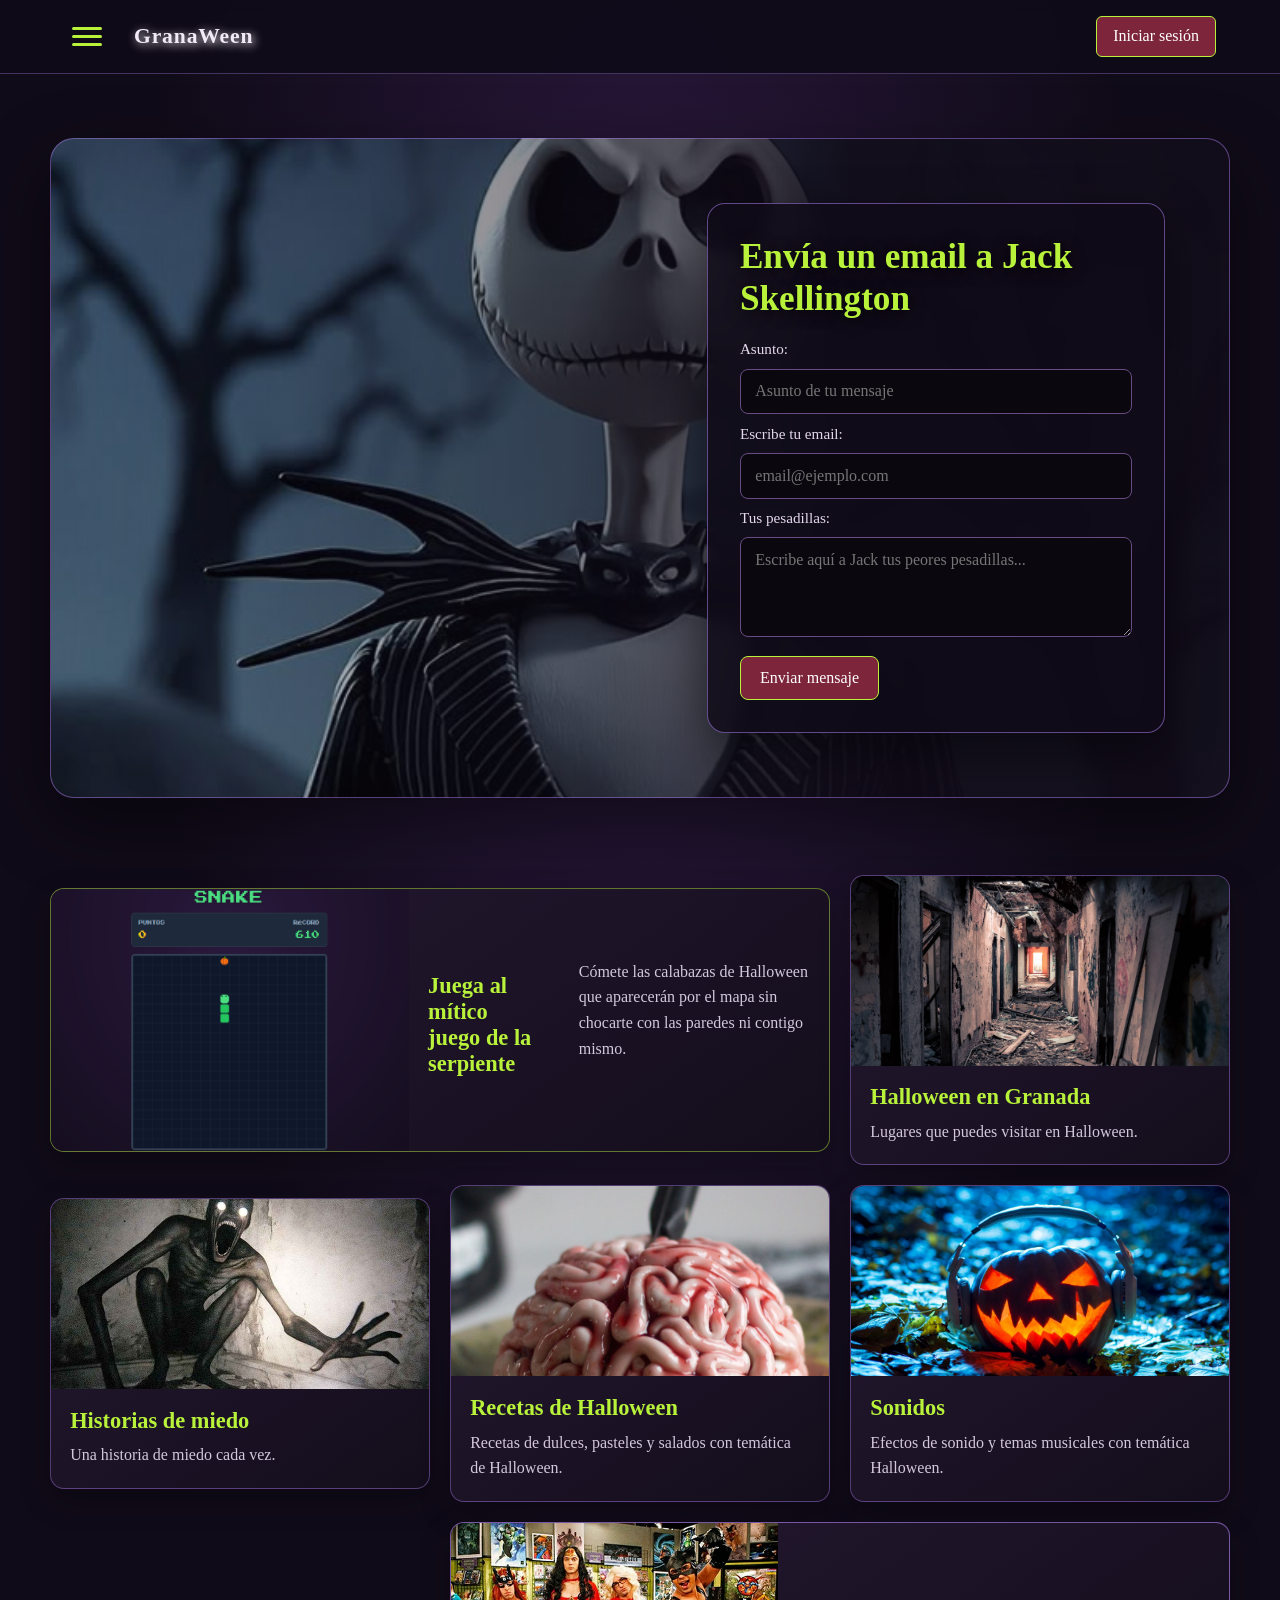
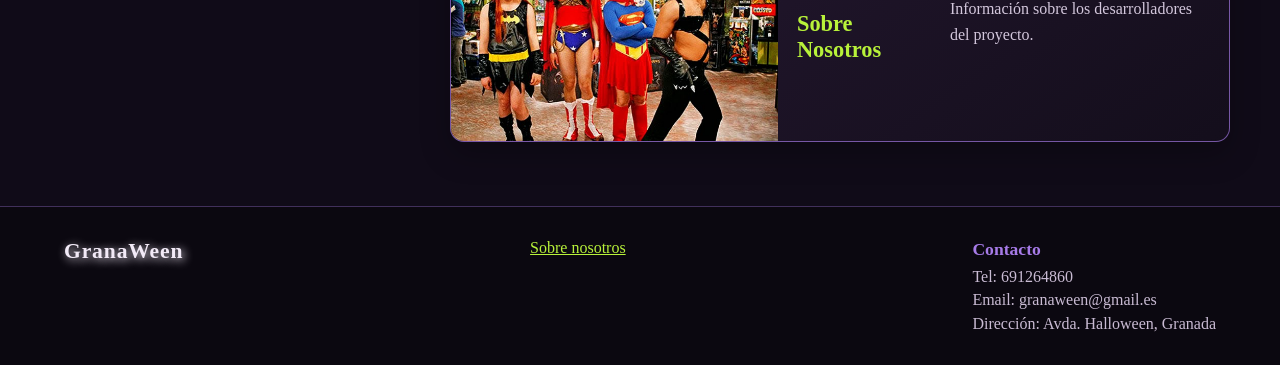
<file: index.html>
<!DOCTYPE html>
<html lang="es">
<head>
    <meta charset="UTF-8">
    <meta name="viewport" content="width=device-width, initial-scale=1.0">
    <title>GranaWeen - Inicio</title>
    <link rel="stylesheet" href="./css/styles.css">
</head>
<body class="page" id="pagina-inicio">
    <header>
        <button class="hamburger" type="button" aria-label="Abrir menú">
            <span class="barMenu"></span>
            <span class="barMenu"></span>
            <span class="barMenu"></span>
        </button>
        <nav id="menu-desplegable" class="oculto">
            <ul>
                <li><a href="./index.html">Inicio</a></li>
                <li><a href="./recetas.html">Recetas</a></li>
                <li><a href="./historia.html">Historias de miedo</a></li>
                <li><a href="./sonidos.html">Música y tonos</a></li>
                <li><a href="./enGranada.html">Granada</a></li>
                <li><a href="./juego.html">Juego</a></li>
                <li><a class="enlace-cuenta oculto" href="./miCuenta.html">Mi cuenta</a></li>
            </ul>
        </nav>
        <a class="logo" href="./index.html">GranaWeen</a>
        <button class="login btn" type="button">Iniciar sesión</button>
    </header>

    <main id="main-index">
        <!-- Sección Escribir a Jack Skellington -->
        <section id="correo-jack" aria-label="Escribir a Jack Skellington">
            <div class="formulario-correo">
                <h2>Envía un email a Jack Skellington</h2>
                <form action="./php/correo.php" method="post">
                    <label for="asunto">Asunto:</label>
                    <input type="text" name="asunto" id="asunto" placeholder="Asunto de tu mensaje" required>

                    <label for="email">Escribe tu email:</label>
                    <input type="email" name="email" id="email" placeholder="email@ejemplo.com" required>

                    <label for="mensaje">Tus pesadillas:</label>
                    <textarea name="mensaje" id="mensaje" rows="4" placeholder="Escribe aquí a Jack tus peores pesadillas..." required></textarea>

                    <button type="submit" class="btn-mensaje">Enviar mensaje</button>
                </form>
            </div>
        </section>

        <!-- Secciones de navegación rápida -->
        <section>
            <a class="enlace-pagina" href="./juego.html">
                <img src="./img/index/snake.png" alt="Juego de la serpiente">
                <h2>Juega al mítico juego de la serpiente</h2>
                <p>Cómete las calabazas de Halloween que aparecerán por el mapa sin chocarte con las paredes ni contigo mismo.</p>
            </a>
            <a class="enlace-pagina" href="./enGranada.html">
                <img src="./img/index/lugares.webp" alt="Lugares de miedo en Granada">
                <h2>Halloween en Granada</h2>
                <p>Lugares que puedes visitar en Halloween.</p>
            </a>
            <a class="enlace-pagina" href="./historia.html">
                <img src="./img/index/historia.jpeg" alt="Historias de terror">
                <h2>Historias de miedo</h2>
                <span>Una historia de miedo cada vez.</span>
            </a>
            <a class="enlace-pagina" href="./recetas.html">
                <img src="./img/index/recetas.jpg" alt="Recetas de Halloween">
                <h2>Recetas de Halloween</h2>
                <p>Recetas de dulces, pasteles y salados con temática de Halloween.</p>
            </a>
            <a class="enlace-pagina" href="./sonidos.html">
                <img src="./img/index/sonidos.jpg" alt="Sonidos de Halloween">
                <h2>Sonidos</h2>
                <p>Efectos de sonido y temas musicales con temática Halloween.</p>
            </a>
            <a class="enlace-pagina" href="./sobreNosotros.html">
                <img src="./img/index/desarrolladores.jpg" alt="Desarrolladores">
                <h2>Sobre Nosotros</h2>
                <p>Información sobre los desarrolladores del proyecto.</p>
            </a>
        </section>
    </main>

    <!-- Susto jumpscare pantalla -->
    <button class="susto-pantalla" id="susto-pantalla" type="button" aria-label="Cerrar susto" hidden>
        <img src="./img/nun.png" alt="La monja de terror">
        <span>Pulsa en cualquier parte para continuar</span>
    </button>
    <audio id="sonido-susto" preload="auto">
        <source src="./img/Grito%20de%20terror%20-%20%20Efecto%20de%20sonido%20-%20Scary%20Sound%20Effects.mp3" type="audio/mpeg">
    </audio>

    <footer>
        <div>
            <a href="./index.html" class="logo">GranaWeen</a>
        </div>
        <div class="us">
            <a href="./sobreNosotros.html">Sobre nosotros</a>
        </div>
        <div class="contacto">
            <h2>Contacto</h2>
            <p>Tel: 691264860</p>
            <p>Email: granaween@gmail.es</p>
            <p>Dirección: Avda. Halloween, Granada</p>
        </div>
    </footer>

    <!-- Ventana emergente de login -->
    <div id="ventana-login" class="oculto">
        <button class="cerrar-ventana" type="button" aria-label="Cerrar">×</button>
        <h2>Iniciar sesión</h2>
        <form action="./php/login.php" method="post">
            <label for="nombre">Nombre de usuario:</label>
            <input type="text" name="nombre" id="nombre" placeholder="Escribe tu usuario" required>

            <label for="password">Contraseña:</label>
            <input type="password" name="password" id="password" placeholder="Escribe tu contraseña" required>

            <button type="submit" class="btn">Iniciar sesión</button>
            <button type="button" class="registro">¿No tienes cuenta? | Regístrate</button>
            <button type="button" class="recuperar-contraseña">He olvidado mi contraseña</button>
        </form>
    </div>

    <!-- Ventana emergente de registro -->
    <div id="ventana-registro" class="oculto">
        <button class="cerrar-ventana" type="button" aria-label="Cerrar">×</button>
        <h2>Crear cuenta</h2>
        <form action="./php/altaUsuario.php" method="post">
            <label for="reg-nombre">Nombre de usuario:</label>
            <input type="text" name="nombre" id="reg-nombre" placeholder="Escribe tu usuario" required>

            <label for="reg-password">Contraseña:</label>
            <input type="password" name="password" id="reg-password" placeholder="Tu contraseña" required>

            <label for="reg-email">Email:</label>
            <input type="email" name="email" id="reg-email" placeholder="tuEmail@ejemplo.com" required>

            <label for="reg-pregunta">Pregunta de seguridad:</label>
            <input type="text" name="pregunta" id="reg-pregunta" placeholder="Ej: ¿Nombre de mi primera mascota?">

            <label for="reg-respuesta">Respuesta:</label>
            <input type="text" name="respuesta" id="reg-respuesta" placeholder="Tu respuesta secreta">

            <button type="submit" class="btn">Registrarse</button>
        </form>
    </div>

    <!-- Ventana emergente de recuperar contraseña -->
    <div id="ventana-recuperacion" class="oculto">
        <button class="cerrar-ventana" type="button" aria-label="Cerrar">×</button>
        <h2>Recuperar contraseña</h2>
    </div>

    <script type="module" src="./js/app.js"></script>
</body>
</html>
</file>
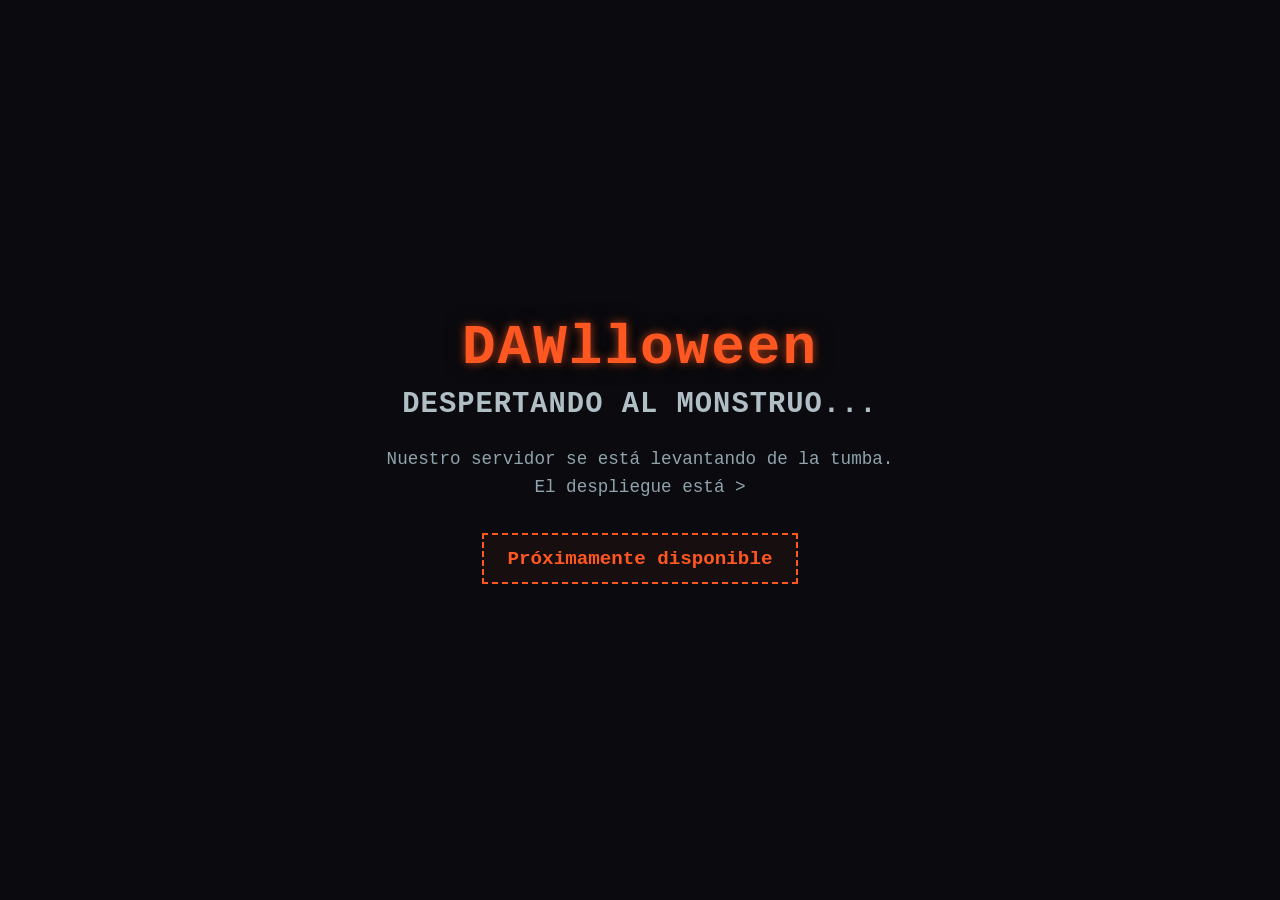
<file: ,conf(halloween.dev)/halloween/index.html>
<!DOCTYPE html>
<html lang="es">
<head>
    <meta charset="UTF-8">
    <meta name="viewport" content="width=device-width, initial-scale=1.0">
    <title>DAWlloween | Próximamente</title>
    <link rel="stylesheet" href="./styles.css">
</head>
<body>
    <main class="container">
        <div class="glow-effect"></div>
        <h1>DAWlloween</h1>
        <h2>Despertando al monstruo...</h2>
        <p>Nuestro servidor se está levantando de la tumba. El despliegue está >
        <div class="countdown">Próximamente disponible</div>
    </main>
</body>
</html>
</file>
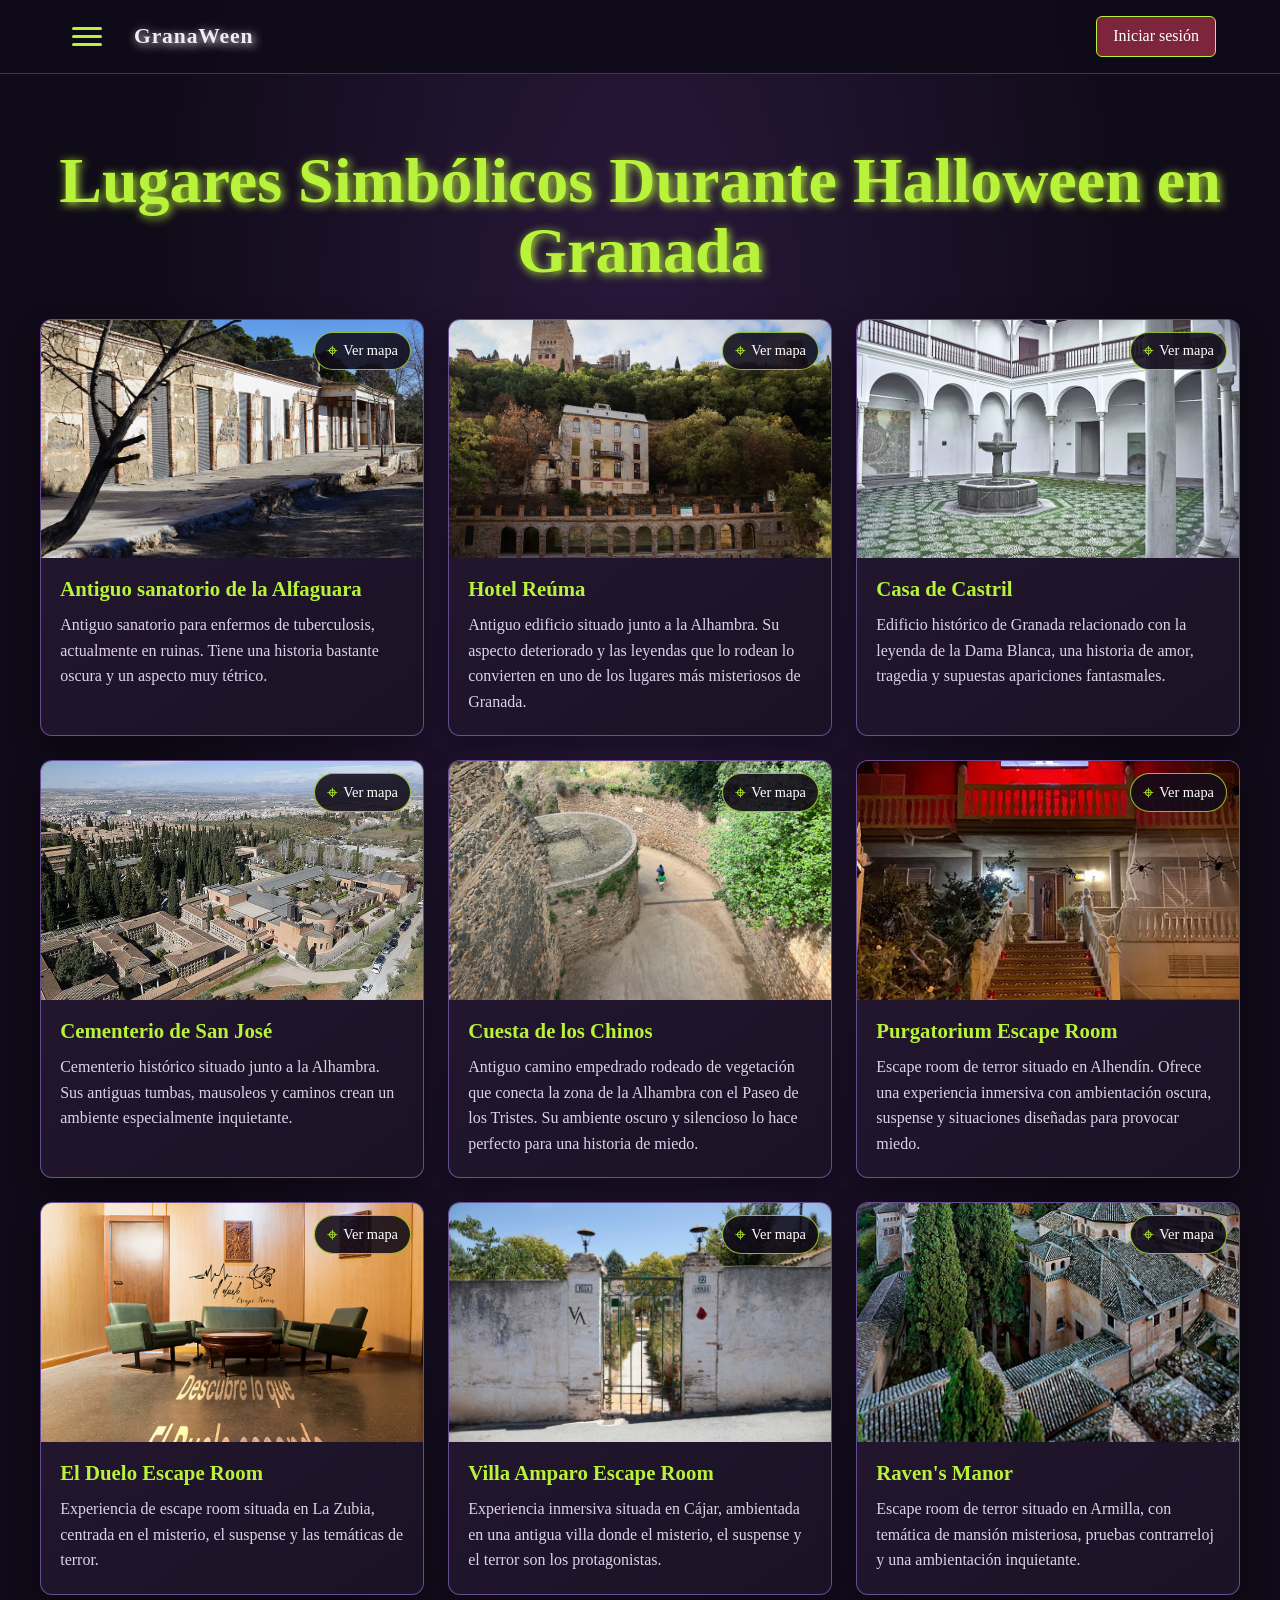
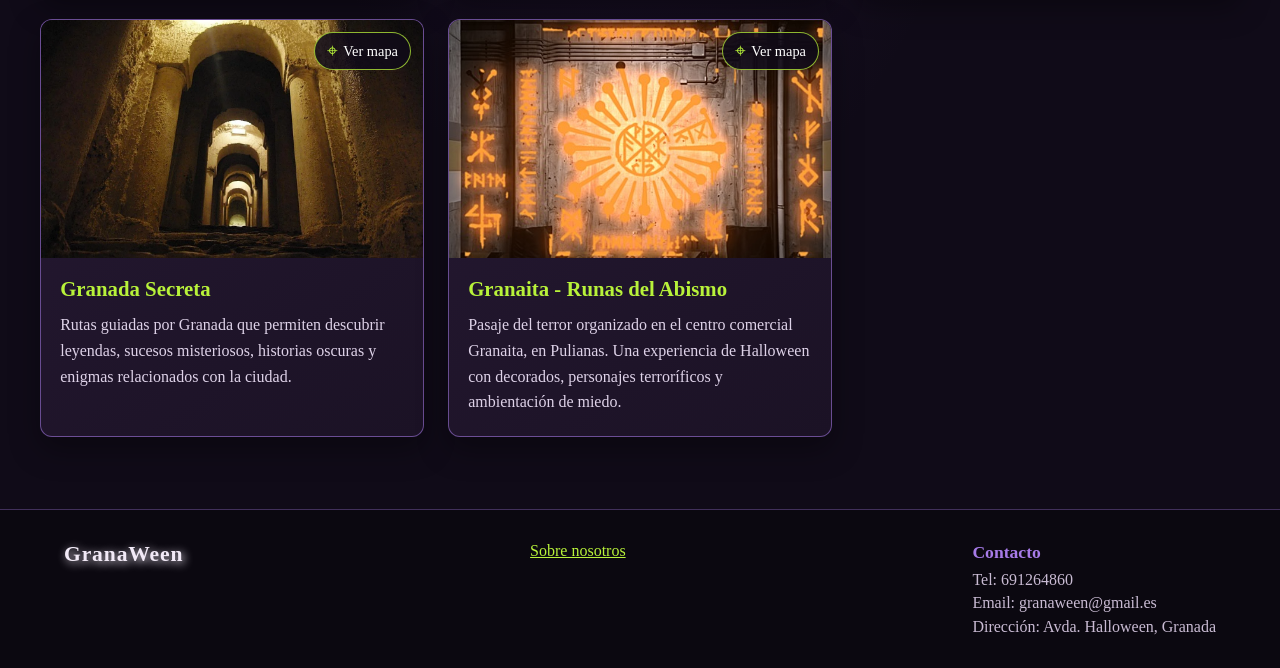
<file: enGranada.html>
<!DOCTYPE html>
<html lang="es">
<head>
    <meta charset="UTF-8">
    <meta name="viewport" content="width=device-width, initial-scale=1.0">
    <title>Halloween en Granada - GranaWeen</title>
    <link rel="stylesheet" href="./css/styles.css">
</head>
<body class="page granada-page">
    <header>
        <button class="hamburger" type="button" aria-label="Abrir menú">
            <span class="barMenu"></span>
            <span class="barMenu"></span>
            <span class="barMenu"></span>
        </button>
        <nav id="menu-desplegable" class="oculto">
            <ul>
                <li><a href="./index.html">Inicio</a></li>
                <li><a href="./recetas.html">Recetas</a></li>
                <li><a href="./historia.html">Historias de miedo</a></li>
                <li><a href="./sonidos.html">Música y tonos</a></li>
                <li><a href="./enGranada.html">Granada</a></li>
                <li><a href="./juego.html">Juego</a></li>
                <li><a class="enlace-cuenta oculto" href="./miCuenta.html">Mi cuenta</a></li>
            </ul>
        </nav>
        <a class="logo" href="./index.html">GranaWeen</a>
        <button class="login btn" type="button">Iniciar sesión</button>
    </header>

    <main>
        <div class="titulo">
            <h1>Lugares Simbólicos Durante Halloween en Granada</h1>
        </div>

        <section id="lugares"></section>

        <!-- Ventana emergente de Google Maps -->
        <div id="modal-mapa" class="modal-mapa" role="dialog" aria-modal="true" aria-labelledby="titulo-mapa">
            <div class="contenido-mapa">
                <div class="cabecera-mapa">
                    <h2 id="titulo-mapa">Ubicación</h2>
                    <button id="cerrar-mapa" type="button" aria-label="Cerrar mapa">&times;</button>
                </div>
                <iframe id="iframe-mapa" src="" title="Mapa interactivo del lugar" allowfullscreen loading="lazy"></iframe>
                <div class="pie-mapa">
                    <a id="ampliar-mapa" href="" target="_blank" rel="noopener noreferrer">Ampliar mapa ↗</a>
                </div>
            </div>
        </div>
    </main>

    <footer>
        <div>
            <a href="./index.html" class="logo">GranaWeen</a>
        </div>
        <div class="us">
            <a href="./sobreNosotros.html">Sobre nosotros</a>
        </div>
        <div class="contacto">
            <h2>Contacto</h2>
            <p>Tel: 691264860</p>
            <p>Email: granaween@gmail.es</p>
            <p>Dirección: Avda. Halloween, Granada</p>
        </div>
    </footer>

    <!-- Ventanas modales -->
    <div id="ventana-login" class="oculto">
        <button class="cerrar-ventana" type="button" aria-label="Cerrar">×</button>
        <h2>Iniciar sesión</h2>
        <form action="./php/login.php" method="post">
            <label for="nombre">Nombre de usuario:</label>
            <input type="text" name="nombre" id="nombre" placeholder="Escribe tu usuario" required>
            <label for="password">Contraseña:</label>
            <input type="password" name="password" id="password" placeholder="Escribe tu contraseña" required>
            <button type="submit" class="btn">Iniciar sesión</button>
            <button type="button" class="registro">¿No tienes cuenta? | Regístrate</button>
            <button type="button" class="recuperar-contraseña">He olvidado mi contraseña</button>
        </form>
    </div>

    <div id="ventana-registro" class="oculto">
        <button class="cerrar-ventana" type="button" aria-label="Cerrar">×</button>
        <h2>Crear cuenta</h2>
        <form action="./php/altaUsuario.php" method="post">
            <label for="reg-nombre">Nombre de usuario:</label>
            <input type="text" name="nombre" id="reg-nombre" placeholder="Escribe tu usuario" required>
            <label for="reg-password">Contraseña:</label>
            <input type="password" name="password" id="reg-password" placeholder="Tu contraseña" required>
            <label for="reg-email">Email:</label>
            <input type="email" name="email" id="reg-email" placeholder="tuEmail@ejemplo.com" required>
            <label for="reg-pregunta">Pregunta de seguridad:</label>
            <input type="text" name="pregunta" id="reg-pregunta" placeholder="Ej: ¿Nombre de mi primera mascota?">
            <label for="reg-respuesta">Respuesta:</label>
            <input type="text" name="respuesta" id="reg-respuesta" placeholder="Tu respuesta secreta">
            <button type="submit" class="btn">Registrarse</button>
        </form>
    </div>

    <div id="ventana-recuperacion" class="oculto">
        <button class="cerrar-ventana" type="button" aria-label="Cerrar">×</button>
        <h2>Recuperar contraseña</h2>
    </div>

    <script type="module" src="./js/app.js"></script>
</body>
</html>
</file>
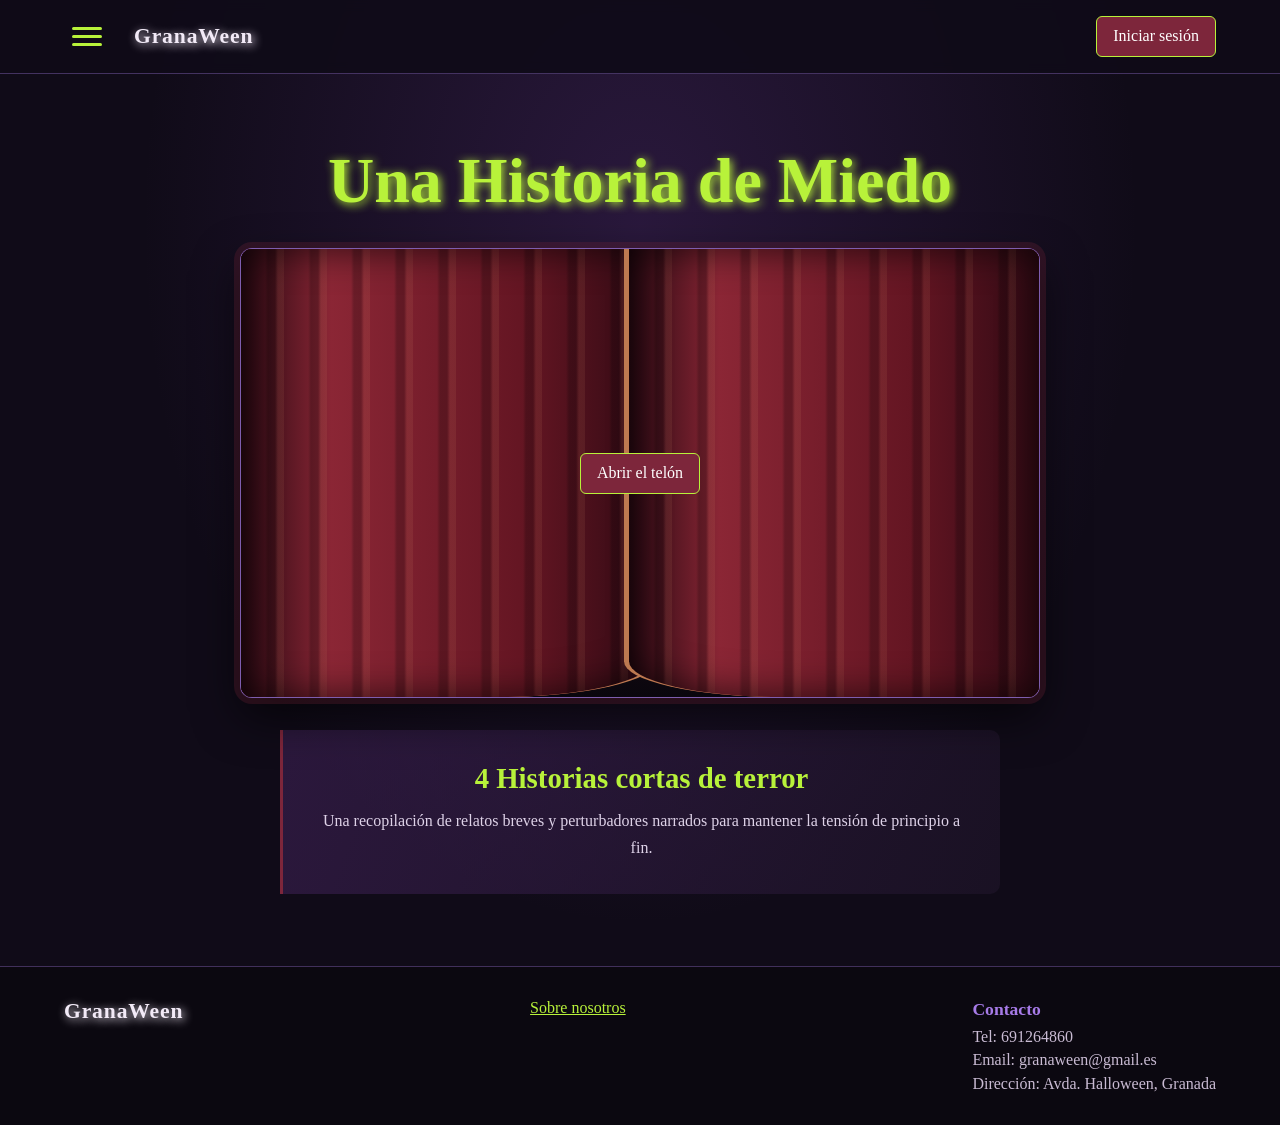
<file: historia.html>
<!DOCTYPE html>
<html lang="es">
<head>
    <meta charset="UTF-8">
    <meta name="viewport" content="width=device-width, initial-scale=1.0">
    <title>Historia de miedo - GranaWeen</title>
    <link rel="stylesheet" href="./css/styles.css">
</head>
<body class="page">
    <header>
        <button class="hamburger" type="button" aria-label="Abrir menú">
            <span class="barMenu"></span>
            <span class="barMenu"></span>
            <span class="barMenu"></span>
        </button>
        <nav id="menu-desplegable" class="oculto">
            <ul>
                <li><a href="./index.html">Inicio</a></li>
                <li><a href="./recetas.html">Recetas</a></li>
                <li><a href="./historia.html">Historias de miedo</a></li>
                <li><a href="./sonidos.html">Música y tonos</a></li>
                <li><a href="./enGranada.html">Granada</a></li>
                <li><a href="./juego.html">Juego</a></li>
                <li><a class="enlace-cuenta oculto" href="./miCuenta.html">Mi cuenta</a></li>
            </ul>
        </nav>
        <a class="logo" href="./index.html">GranaWeen</a>
        <button class="login btn" type="button">Iniciar sesión</button>
    </header>

    <main>
        <section>
            <div class="titulo">
                <h1>Una Historia de Miedo</h1>
            </div>
            <div class="video">
                <div class="teatro-historia" id="teatro-historia" aria-label="Telón de la historia">
                    <div class="telon telon-izquierdo" aria-hidden="true"></div>
                    <div class="telon telon-derecho" aria-hidden="true"></div>
                    <button class="btn boton-telon" id="abrir-historia" type="button">Abrir el telón</button>
                </div>
            </div>
            <div class="descripcion"></div>
        </section>
    </main>

    <footer>
        <div>
            <a href="./index.html" class="logo">GranaWeen</a>
        </div>
        <div class="us">
            <a href="./sobreNosotros.html">Sobre nosotros</a>
        </div>
        <div class="contacto">
            <h2>Contacto</h2>
            <p>Tel: 691264860</p>
            <p>Email: granaween@gmail.es</p>
            <p>Dirección: Avda. Halloween, Granada</p>
        </div>
    </footer>

    <!-- Ventanas modales -->
    <div id="ventana-login" class="oculto">
        <button class="cerrar-ventana" type="button" aria-label="Cerrar">×</button>
        <h2>Iniciar sesión</h2>
        <form action="./php/login.php" method="post">
            <label for="nombre">Nombre de usuario:</label>
            <input type="text" name="nombre" id="nombre" placeholder="Escribe tu usuario" required>
            <label for="password">Contraseña:</label>
            <input type="password" name="password" id="password" placeholder="Escribe tu contraseña" required>
            <button type="submit" class="btn">Iniciar sesión</button>
            <button type="button" class="registro">¿No tienes cuenta? | Regístrate</button>
            <button type="button" class="recuperar-contraseña">He olvidado mi contraseña</button>
        </form>
    </div>

    <div id="ventana-registro" class="oculto">
        <button class="cerrar-ventana" type="button" aria-label="Cerrar">×</button>
        <h2>Crear cuenta</h2>
        <form action="./php/altaUsuario.php" method="post">
            <label for="reg-nombre">Nombre de usuario:</label>
            <input type="text" name="nombre" id="reg-nombre" placeholder="Escribe tu usuario" required>
            <label for="reg-password">Contraseña:</label>
            <input type="password" name="password" id="reg-password" placeholder="Tu contraseña" required>
            <label for="reg-email">Email:</label>
            <input type="email" name="email" id="reg-email" placeholder="tuEmail@ejemplo.com" required>
            <label for="reg-pregunta">Pregunta de seguridad:</label>
            <input type="text" name="pregunta" id="reg-pregunta" placeholder="Ej: ¿Nombre de mi primera mascota?">
            <label for="reg-respuesta">Respuesta:</label>
            <input type="text" name="respuesta" id="reg-respuesta" placeholder="Tu respuesta secreta">
            <button type="submit" class="btn">Registrarse</button>
        </form>
    </div>

    <div id="ventana-recuperacion" class="oculto">
        <button class="cerrar-ventana" type="button" aria-label="Cerrar">×</button>
        <h2>Recuperar contraseña</h2>
    </div>

    <script type="module" src="./js/app.js"></script>
</body>
</html>
</file>
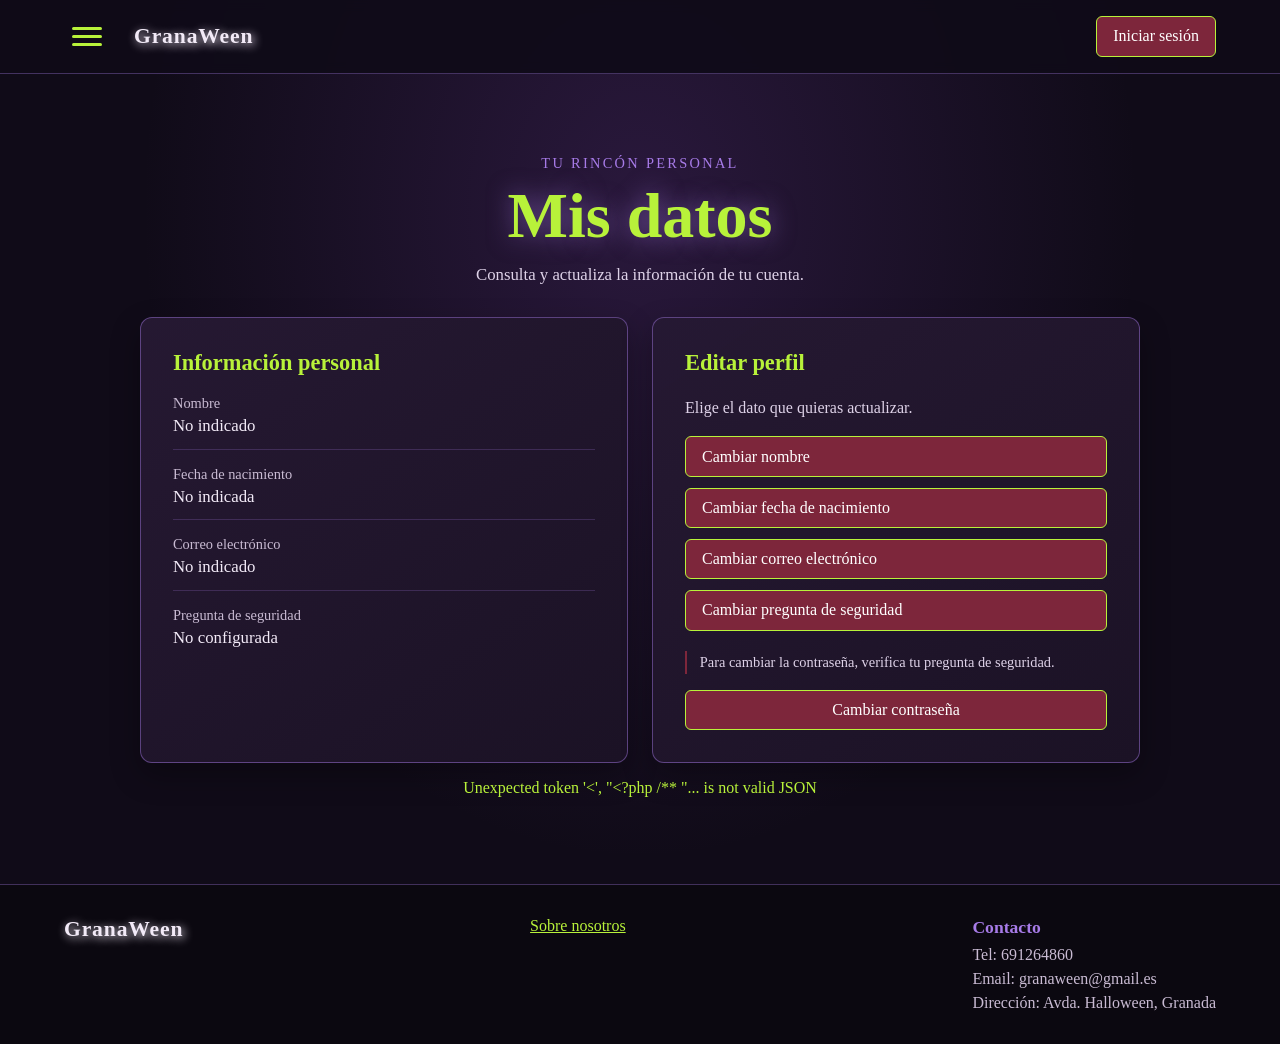
<file: miCuenta.html>
<!DOCTYPE html>
<html lang="es">
<head>
    <meta charset="UTF-8">
    <meta name="viewport" content="width=device-width, initial-scale=1.0">
    <title>Mi cuenta | GranaWeen</title>
    <link rel="stylesheet" href="./css/styles.css">
</head>
<body class="page mi-cuenta-page">
    <header>
        <button class="hamburger" type="button" aria-label="Abrir menú" aria-controls="menu-desplegable">
            <span class="barMenu"></span>
            <span class="barMenu"></span>
            <span class="barMenu"></span>
        </button>
        <a class="logo" href="./index.html">GranaWeen</a>
        <button class="login btn" type="button">Iniciar sesión</button>
        <nav id="menu-desplegable" class="oculto">
            <ul>
                <li><a href="./index.html">Inicio</a></li>
                <li><a href="./recetas.html">Recetas</a></li>
                <li><a href="./historia.html">Historias de miedo</a></li>
                <li><a href="./sonidos.html">Música y tonos</a></li>
                <li><a href="./enGranada.html">Granada</a></li>
                <li><a href="./juego.html">Juego</a></li>
                <li><a class="enlace-cuenta oculto" href="./miCuenta.html">Mi cuenta</a></li>
            </ul>
        </nav>
    </header>

    <main>
        <div class="titulo">
            <p class="sobretitulo">Tu rincón personal</p>
            <h1>Mis datos</h1>
            <p class="introduccion">Consulta y actualiza la información de tu cuenta.</p>
        </div>

        <div class="cuenta-contenido">
            <section id="datos" aria-labelledby="titulo-datos">
                <h2 id="titulo-datos">Información personal</h2>
                <dl class="lista-datos">
                    <div class="dato">
                        <dt>Nombre</dt>
                        <dd id="nombre">No indicado</dd>
                    </div>
                    <div class="dato">
                        <dt>Fecha de nacimiento</dt>
                        <dd id="fecha">No indicada</dd>
                    </div>
                    <div class="dato">
                        <dt>Correo electrónico</dt>
                        <dd id="email">No indicado</dd>
                    </div>
                    <div class="dato">
                        <dt>Pregunta de seguridad</dt>
                        <dd id="seguridad">No configurada</dd>
                    </div>
                </dl>
            </section>

            <section id="editar-datos" aria-labelledby="titulo-editar">
                <h2 id="titulo-editar">Editar perfil</h2>
                <p class="ayuda-edicion">Elige el dato que quieras actualizar.</p>
                <div class="acciones-edicion">
                    <button type="button" data-campo="nombre">Cambiar nombre</button>
                    <button type="button" data-campo="fecha">Cambiar fecha de nacimiento</button>
                    <button type="button" data-campo="email">Cambiar correo electrónico</button>
                    <button type="button" data-campo="seguridad">Cambiar pregunta de seguridad</button>
                </div>
                <p class="aviso-seguridad">Para cambiar la contraseña, verifica tu pregunta de seguridad.</p>
                <button type="button" class="recuperar-contraseña">Cambiar contraseña</button>
            </section>
        </div>

        <div id="formulario-edicion" aria-live="polite"></div>
        <p id="estado-cuenta" class="estado-cuenta" role="status" aria-live="polite"></p>
    </main>

    <footer>
        <div>
            <a href="./index.html" class="logo">GranaWeen</a>
        </div>
        <div class="us">
            <a href="./sobreNosotros.html">Sobre nosotros</a>
        </div>
        <div class="contacto">
            <h2>Contacto</h2>
            <p>Tel: 691264860</p>
            <p>Email: granaween@gmail.es</p>
            <p>Dirección: Avda. Halloween, Granada</p>
        </div>
    </footer>

    <!-- Ventana emergente de login -->
    <div id="ventana-login" class="oculto">
        <button class="cerrar-ventana" type="button" aria-label="Cerrar">×</button>
        <h2>Iniciar sesión</h2>
        <form action="./php/login.php" method="post">
            <label for="login-nombre">Nombre:</label>
            <input type="text" name="nombre" id="login-nombre" placeholder="Escribe tu nombre aquí" required>

            <label for="login-password">Contraseña:</label>
            <input type="password" name="password" id="login-password" placeholder="Escribe aquí tu contraseña" required>

            <button type="submit" class="btn">Iniciar sesión</button>
            <button type="button" class="registro">¿No tienes cuenta? | Regístrate</button>
            <button type="button" class="recuperar-contraseña">He olvidado mi contraseña</button>
        </form>
    </div>

    <!-- Ventana emergente de registro -->
    <div id="ventana-registro" class="oculto">
        <button class="cerrar-ventana" type="button" aria-label="Cerrar">×</button>
        <h2>Crear cuenta</h2>
        <form action="./php/altaUsuario.php" method="post">
            <label for="registro-nombre">Nombre:</label>
            <input type="text" name="nombre" id="registro-nombre" placeholder="Escribe tu nombre aquí" required>

            <label for="registro-password">Contraseña:</label>
            <input type="password" name="password" id="registro-password" placeholder="Escribe aquí tu contraseña" required>

            <label for="registro-email">Email:</label>
            <input type="email" name="email" id="registro-email" placeholder="tuEmail@ejemplo.com" required>

            <label for="registro-pregunta">Pregunta de seguridad:</label>
            <input type="text" name="pregunta" id="registro-pregunta" placeholder="¿Nombre de mi primera mascota?">

            <label for="registro-respuesta">Respuesta:</label>
            <input type="text" name="respuesta" id="registro-respuesta" placeholder="Firulais">

            <button type="submit" class="btn">Registrarse</button>
        </form>
    </div>

    <!-- Ventana emergente de recuperación -->
    <div id="ventana-recuperacion" class="oculto">
        <button class="cerrar-ventana" type="button" aria-label="Cerrar">×</button>
        <h2>Recuperar contraseña</h2>
    </div>

    <script type="module" src="./js/app.js"></script>
</body>
</html>
</file>
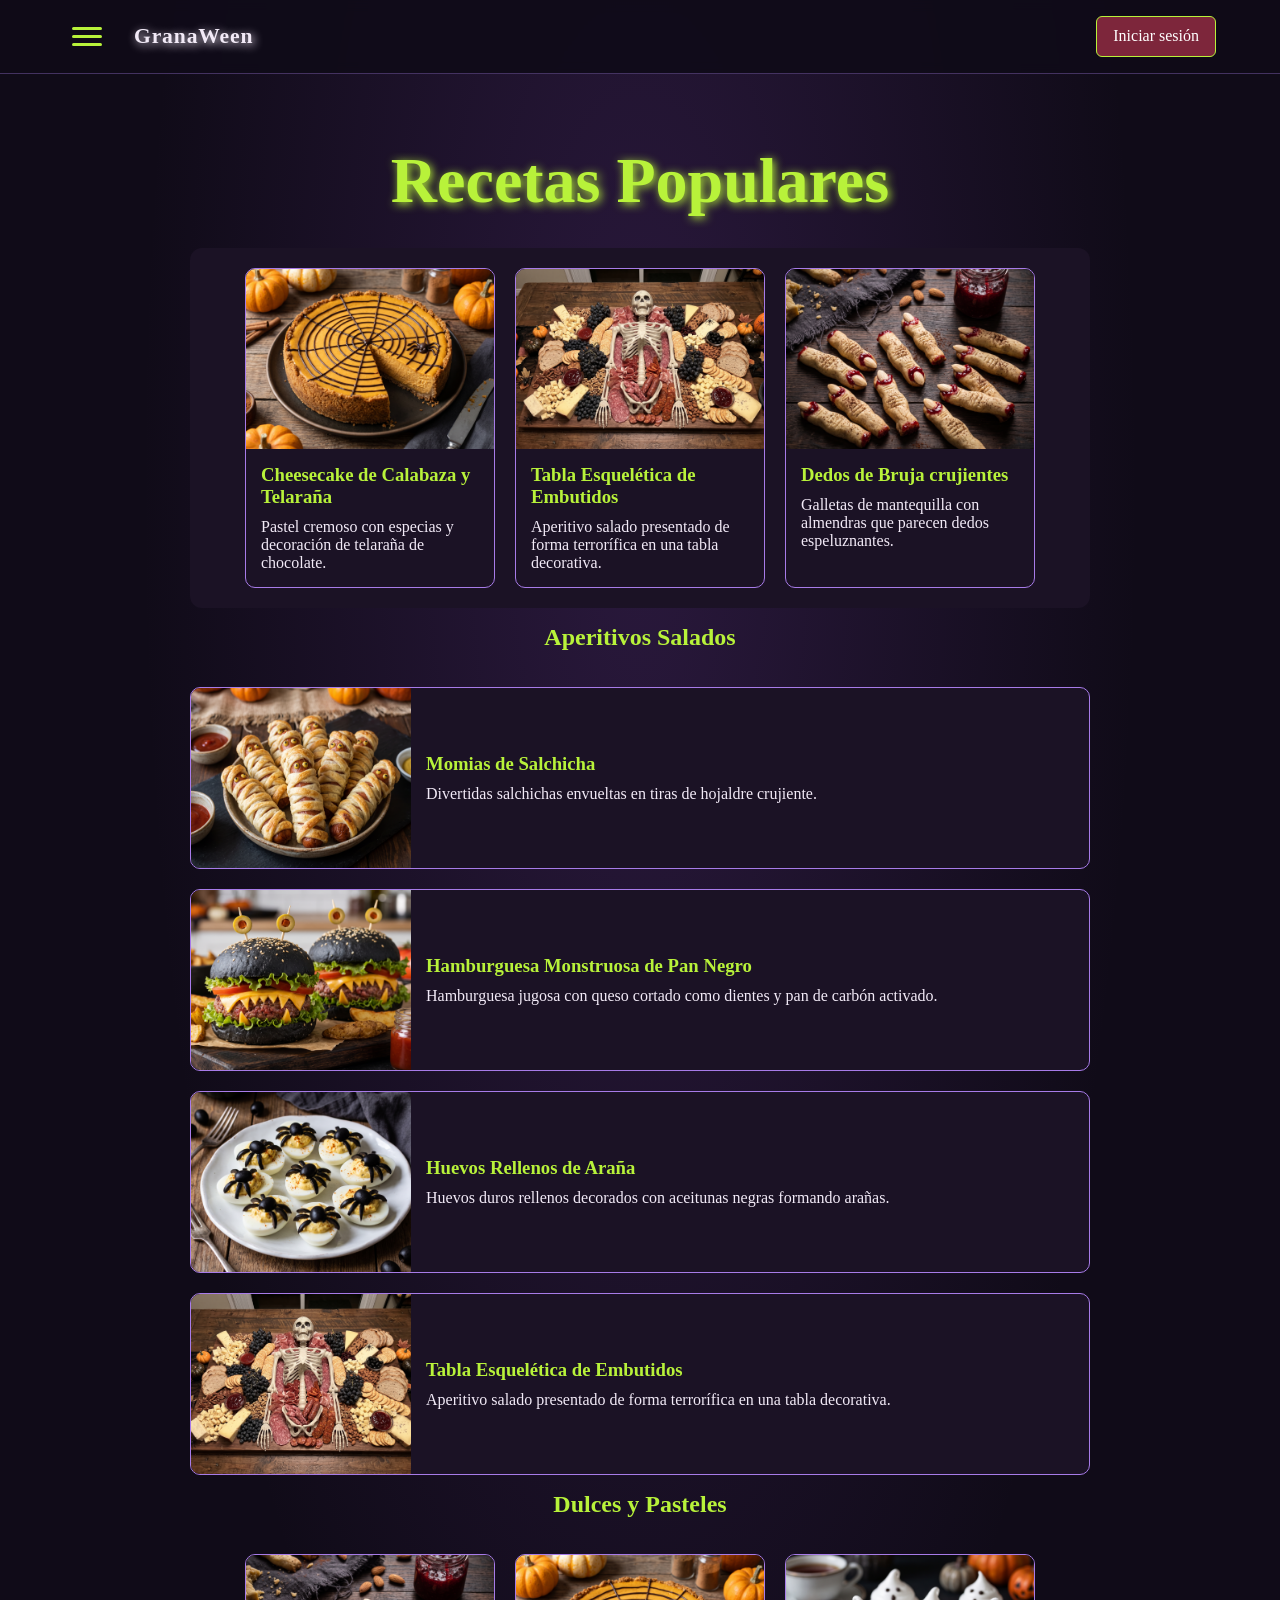
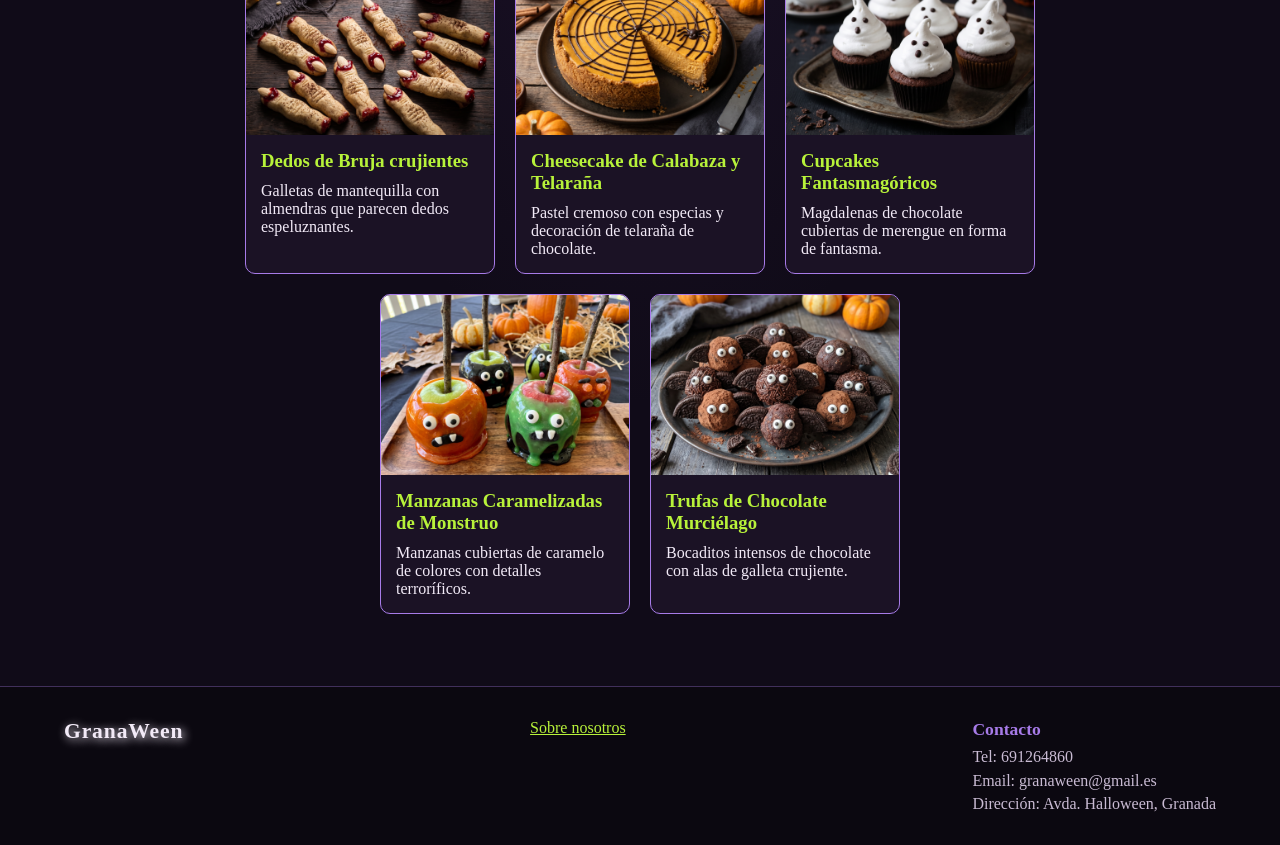
<file: recetas.html>
<!DOCTYPE html>
<html lang="es">
<head>
    <meta charset="UTF-8">
    <meta name="viewport" content="width=device-width, initial-scale=1.0">
    <title>Recetas de Halloween - GranaWeen</title>
    <link rel="stylesheet" href="./css/styles.css">
</head>
<body class="page">
    <header>
        <button class="hamburger" type="button" aria-label="Abrir menú">
            <span class="barMenu"></span>
            <span class="barMenu"></span>
            <span class="barMenu"></span>
        </button>
        <nav id="menu-desplegable" class="oculto">
            <ul>
                <li><a href="./index.html">Inicio</a></li>
                <li><a href="./recetas.html">Recetas</a></li>
                <li><a href="./historia.html">Historias de miedo</a></li>
                <li><a href="./sonidos.html">Música y tonos</a></li>
                <li><a href="./enGranada.html">Granada</a></li>
                <li><a href="./juego.html">Juego</a></li>
                <li><a class="enlace-cuenta oculto" href="./miCuenta.html">Mi cuenta</a></li>
            </ul>
        </nav>
        <a class="logo" href="./index.html">GranaWeen</a>
        <button class="login btn" type="button">Iniciar sesión</button>
    </header>

    <main>
        <section>
            <div class="titulo">
                <h1>Recetas Populares</h1>
            </div>
            <div class="recetas-populares"></div>
        </section>

        <section>
            <div class="salados">
                <h2>Aperitivos Salados</h2>
            </div>
        </section>

        <section>
            <div class="dulces">
                <h2>Dulces y Pasteles</h2>
            </div>
        </section>
    </main>

    <footer>
        <div>
            <a href="./index.html" class="logo">GranaWeen</a>
        </div>
        <div class="us">
            <a href="./sobreNosotros.html">Sobre nosotros</a>
        </div>
        <div class="contacto">
            <h2>Contacto</h2>
            <p>Tel: 691264860</p>
            <p>Email: granaween@gmail.es</p>
            <p>Dirección: Avda. Halloween, Granada</p>
        </div>
    </footer>

    <!-- Ventanas modales -->
    <div id="ventana-login" class="oculto">
        <button class="cerrar-ventana" type="button" aria-label="Cerrar">×</button>
        <h2>Iniciar sesión</h2>
        <form action="./php/login.php" method="post">
            <label for="nombre">Nombre de usuario:</label>
            <input type="text" name="nombre" id="nombre" placeholder="Escribe tu usuario" required>
            <label for="password">Contraseña:</label>
            <input type="password" name="password" id="password" placeholder="Escribe tu contraseña" required>
            <button type="submit" class="btn">Iniciar sesión</button>
            <button type="button" class="registro">¿No tienes cuenta? | Regístrate</button>
            <button type="button" class="recuperar-contraseña">He olvidado mi contraseña</button>
        </form>
    </div>

    <div id="ventana-registro" class="oculto">
        <button class="cerrar-ventana" type="button" aria-label="Cerrar">×</button>
        <h2>Crear cuenta</h2>
        <form action="./php/altaUsuario.php" method="post">
            <label for="reg-nombre">Nombre de usuario:</label>
            <input type="text" name="nombre" id="reg-nombre" placeholder="Escribe tu usuario" required>
            <label for="reg-password">Contraseña:</label>
            <input type="password" name="password" id="reg-password" placeholder="Tu contraseña" required>
            <label for="reg-email">Email:</label>
            <input type="email" name="email" id="reg-email" placeholder="tuEmail@ejemplo.com" required>
            <label for="reg-pregunta">Pregunta de seguridad:</label>
            <input type="text" name="pregunta" id="reg-pregunta" placeholder="Ej: ¿Nombre de mi primera mascota?">
            <label for="reg-respuesta">Respuesta:</label>
            <input type="text" name="respuesta" id="reg-respuesta" placeholder="Tu respuesta secreta">
            <button type="submit" class="btn">Registrarse</button>
        </form>
    </div>

    <div id="ventana-recuperacion" class="oculto">
        <button class="cerrar-ventana" type="button" aria-label="Cerrar">×</button>
        <h2>Recuperar contraseña</h2>
    </div>

    <script type="module" src="./js/app.js"></script>
</body>
</html>
</file>
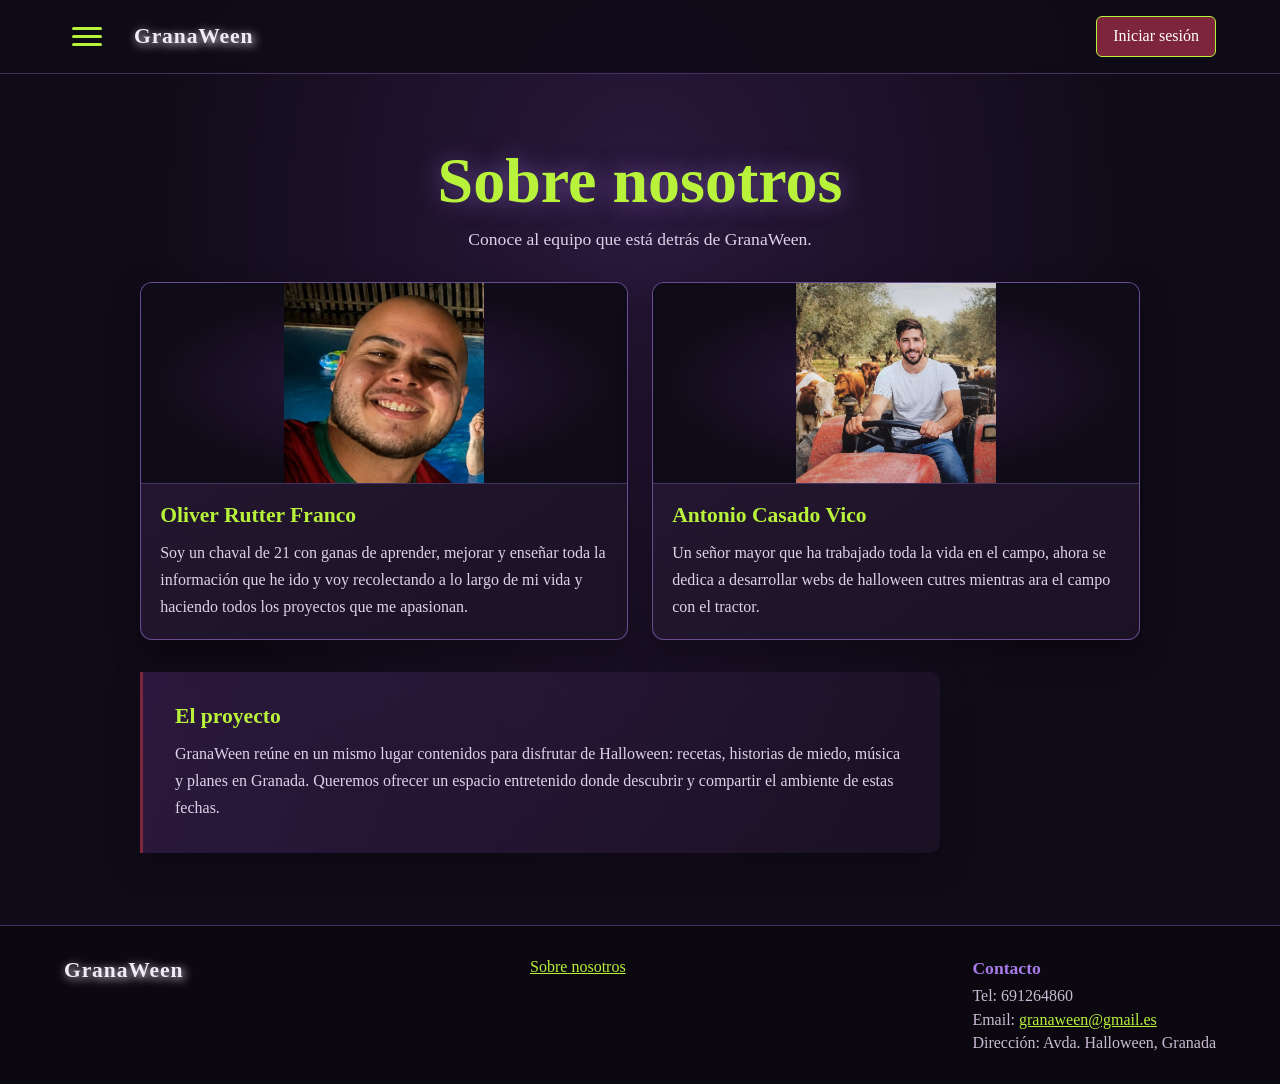
<file: sobreNosotros.html>
<!DOCTYPE html>
<html lang="es">
<head>
    <meta charset="UTF-8">
    <meta name="viewport" content="width=device-width, initial-scale=1.0">
    <title>Sobre nosotros - GranaWeen</title>
    <link rel="stylesheet" href="./css/styles.css">
</head>
<body class="page sobre-nosotros-page">
    <header>
        <button class="hamburger" type="button" aria-label="Abrir menú" aria-controls="menu-desplegable">
            <span class="barMenu"></span>
            <span class="barMenu"></span>
            <span class="barMenu"></span>
        </button>
        <nav id="menu-desplegable" class="oculto" aria-label="Navegación principal">
            <ul>
                <li><a href="./index.html">Inicio</a></li>
                <li><a href="./recetas.html">Recetas</a></li>
                <li><a href="./historia.html">Historias de miedo</a></li>
                <li><a href="./sonidos.html">Musica y tonos</a></li>
                <li><a href="./enGranada.html">Granada</a></li>
                <li><a href="./juego.html">Juego</a></li>
                <li><a class="enlace-cuenta oculto" href="./miCuenta.html">Mi cuenta</a></li>
            </ul>
        </nav>
        <a class="logo" href="./index.html">GranaWeen</a>
        <button class="login btn" type="button">Iniciar sesión</button>
    </header>

    <main>
        <section class="sobre-nosotros" aria-labelledby="titulo-sobre-nosotros">
            <div class="titulo">
                <h1 id="titulo-sobre-nosotros">Sobre nosotros</h1>
                <p class="introduccion">Conoce al equipo que está detrás de GranaWeen.</p>
            </div>

            <div class="equipo">
                <article class="tarjeta-persona">
                    <div class="foto-persona">
                        <img src="./img/fotosDesarrolladores/WhatsApp Image 2026-11-06 at 17.08.49 (1).jpeg" alt="Foto de Oliver Rutter Franco">
                    </div>
                    <div class="datos-persona">
                        <h2>Oliver Rutter Franco</h2>
                        <p>Soy un chaval de 21 con ganas de aprender, mejorar y enseñar toda la información que he ido y voy recolectando
                            a lo largo de mi vida y haciendo todos los proyectos que me apasionan.
                        </p>
                    </div>
                </article>

                <article class="tarjeta-persona">
                    <div class="foto-persona">
                        <img src="./img/fotosDesarrolladores/Antonio.jpeg" alt="Foto de Antonio Casado Vico">
                    </div>
                    <div class="datos-persona">
                        <h2>Antonio Casado Vico</h2>
                        <p>Un señor mayor que ha trabajado toda la vida en el campo, ahora se dedica a desarrollar webs de halloween cutres mientras ara el campo con el tractor.</p>
                    </div>
                </article>
            </div>

            <div class="descripcion-equipo">
                <h2>El proyecto</h2>
                <p>
                    GranaWeen reúne en un mismo lugar contenidos para disfrutar de Halloween:
                    recetas, historias de miedo, música y planes en Granada. Queremos ofrecer
                    un espacio entretenido donde descubrir y compartir el ambiente de estas fechas.
                </p>
            </div>
        </section>
    </main>

    <footer>
        <div>
            <a href="./index.html" class="logo">GranaWeen</a>
        </div>
        <div class="us">
            <a href="./sobreNosotros.html" aria-current="page">Sobre nosotros</a>
        </div>
        <div class="contacto">
            <h2>Contacto</h2>
            <p>Tel: 691264860</p>
            <p>Email: <a href="mailto:granaween@gmail.es">granaween@gmail.es</a></p>
            <p>Dirección: Avda. Halloween, Granada</p>
        </div>
    </footer>

    <!-- Ventana emergente de login -->
    <div id="ventana-login" class="oculto">
        <button class="cerrar-ventana" type="button" aria-label="Cerrar ventana">×</button>
        <h2>Iniciar sesión</h2>
        <form action="./php/login.php" method="post">
            <label for="nombre">Nombre:</label>
            <input type="text" name="nombre" id="nombre" placeholder="Escribe tu nombre aquí" required>

            <label for="password">Contraseña:</label>
            <input type="password" name="password" id="password" placeholder="Escribe aquí tu contraseña" required>

            <button type="submit" class="btn">Iniciar sesión</button>
            <button type="button" class="registro">¿No tienes cuenta? | Regístrate</button>
            <button type="button" class="recuperar-contraseña">He olvidado mi contraseña</button>
        </form>
    </div>

    <!-- Ventana emergente de registro -->
    <div id="ventana-registro" class="oculto">
        <button class="cerrar-ventana" type="button" aria-label="Cerrar ventana">×</button>
        <h2>Crear cuenta</h2>
        <form action="./php/altaUsuario.php" method="post">
            <label for="registro-nombre">Nombre:</label>
            <input type="text" name="nombre" id="registro-nombre" placeholder="Escribe tu nombre aquí" required>

            <label for="registro-password">Contraseña:</label>
            <input type="password" name="password" id="registro-password" placeholder="Escribe aquí tu contraseña" required>

            <label for="registro-email">Email:</label>
            <input type="email" name="email" id="registro-email" placeholder="tuEmail@ejemplo.com" required>

            <label for="registro-pregunta">Pregunta de seguridad:</label>
            <input type="text" name="pregunta" id="registro-pregunta" placeholder="¿Nombre de mi primera mascota?">

            <label for="registro-respuesta">Respuesta:</label>
            <input type="text" name="respuesta" id="registro-respuesta" placeholder="Firulais">

            <button type="submit" class="btn">Registrarse</button>
        </form>
    </div>

    <!-- Ventana emergente de recuperación -->
    <div id="ventana-recuperacion" class="oculto">
        <button class="cerrar-ventana" type="button" aria-label="Cerrar">×</button>
        <h2>Recuperar contraseña</h2>
    </div>

    <script type="module" src="./js/app.js"></script>
</body>
</html>
</file>
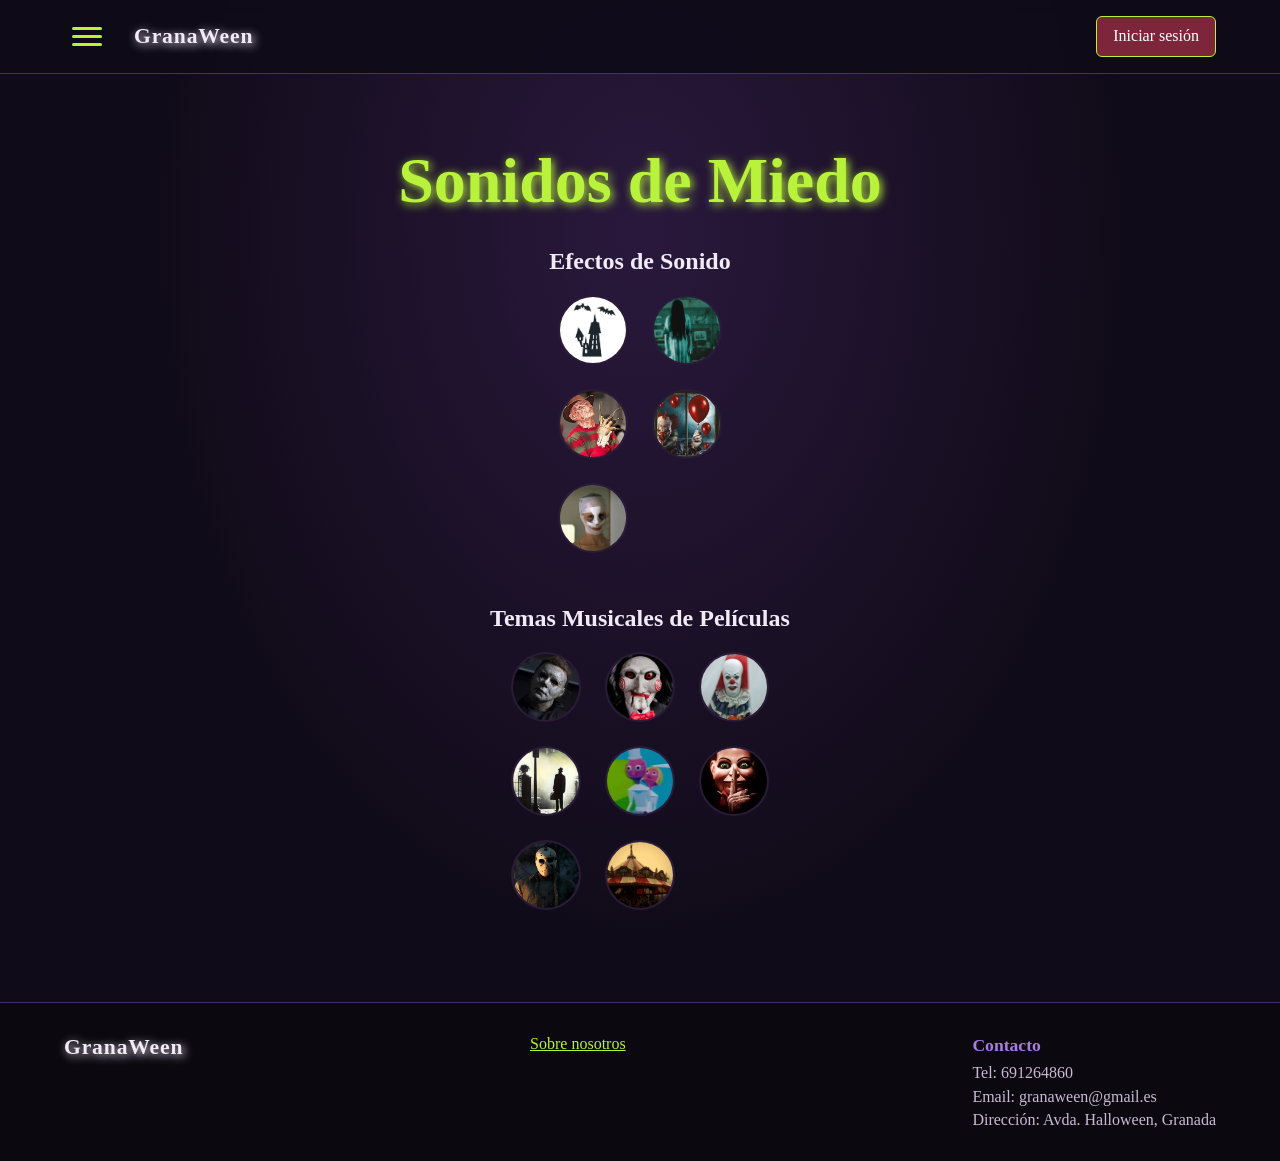
<file: sonidos.html>
<!DOCTYPE html>
<html lang="es">
<head>
    <meta charset="UTF-8">
    <meta name="viewport" content="width=device-width, initial-scale=1.0">
    <title>Sonidos de Terror - GranaWeen</title>
    <link rel="stylesheet" href="./css/styles.css">
</head>
<body class="page">
    <header>
        <button class="hamburger" type="button" aria-label="Abrir menú">
            <span class="barMenu"></span>
            <span class="barMenu"></span>
            <span class="barMenu"></span>
        </button>
        <a class="logo" href="./index.html">GranaWeen</a>
        <button class="login btn" type="button">Iniciar sesión</button>
        <nav id="menu-desplegable" class="oculto">
            <ul>
                <li><a href="./index.html">Inicio</a></li>
                <li><a href="./recetas.html">Recetas</a></li>
                <li><a href="./historia.html">Historias de miedo</a></li>
                <li><a href="./sonidos.html">Música y tonos</a></li>
                <li><a href="./enGranada.html">Granada</a></li>
                <li><a href="./juego.html">Juego</a></li>
                <li><a class="enlace-cuenta oculto" href="./miCuenta.html">Mi cuenta</a></li>
            </ul>
        </nav>
    </header>

    <main>
        <section>
            <div class="titulo">
                <h1>Sonidos de Miedo</h1>
            </div>

            <div class="efectos">
                <h2>Efectos de Sonido</h2>
                <div id="efectos-sonido"></div>
            </div>

            <div class="temas">
                <h2>Temas Musicales de Películas</h2>
                <div id="temas-musicales"></div>
            </div>
        </section>
    </main>

    <footer>
        <div>
            <a href="./index.html" class="logo">GranaWeen</a>
        </div>
        <div class="us">
            <a href="./sobreNosotros.html">Sobre nosotros</a>
        </div>
        <div class="contacto">
            <h2>Contacto</h2>
            <p>Tel: 691264860</p>
            <p>Email: granaween@gmail.es</p>
            <p>Dirección: Avda. Halloween, Granada</p>
        </div>
    </footer>

    <!-- Ventanas modales -->
    <div id="ventana-login" class="oculto">
        <button class="cerrar-ventana" type="button" aria-label="Cerrar">×</button>
        <h2>Iniciar sesión</h2>
        <form action="./php/login.php" method="post">
            <label for="nombre">Nombre de usuario:</label>
            <input type="text" name="nombre" id="nombre" placeholder="Escribe tu usuario" required>
            <label for="password">Contraseña:</label>
            <input type="password" name="password" id="password" placeholder="Escribe tu contraseña" required>
            <button type="submit" class="btn">Iniciar sesión</button>
            <button type="button" class="registro">¿No tienes cuenta? | Regístrate</button>
            <button type="button" class="recuperar-contraseña">He olvidado mi contraseña</button>
        </form>
    </div>

    <div id="ventana-registro" class="oculto">
        <button class="cerrar-ventana" type="button" aria-label="Cerrar">×</button>
        <h2>Crear cuenta</h2>
        <form action="./php/altaUsuario.php" method="post">
            <label for="reg-nombre">Nombre de usuario:</label>
            <input type="text" name="nombre" id="reg-nombre" placeholder="Escribe tu usuario" required>
            <label for="reg-password">Contraseña:</label>
            <input type="password" name="password" id="reg-password" placeholder="Tu contraseña" required>
            <label for="reg-email">Email:</label>
            <input type="email" name="email" id="reg-email" placeholder="tuEmail@ejemplo.com" required>
            <label for="reg-pregunta">Pregunta de seguridad:</label>
            <input type="text" name="pregunta" id="reg-pregunta" placeholder="Ej: ¿Nombre de mi primera mascota?">
            <label for="reg-respuesta">Respuesta:</label>
            <input type="text" name="respuesta" id="reg-respuesta" placeholder="Tu respuesta secreta">
            <button type="submit" class="btn">Registrarse</button>
        </form>
    </div>

    <div id="ventana-recuperacion" class="oculto">
        <button class="cerrar-ventana" type="button" aria-label="Cerrar">×</button>
        <h2>Recuperar contraseña</h2>
    </div>

    <script type="module" src="./js/app.js"></script>
</body>
</html>
</file>
<file: css/styles.css>
@import url('https://fonts.googleapis.com/css2?family=Press+Start+2P&family=Inter:wght@400;600;700&display=swap');

/* ==============================================================================
 * 1. RESET Y VARIABLES GLOBALES
 * ============================================================================== */
* {
    margin: 0;
    padding: 0;
    box-sizing: border-box;
}

:root {
    --terror-bg: #100b18;
    --terror-surface: #1b1225;
    --terror-purple: #a77be8;
    --terror-toxic: #b8f23a;
    --terror-red: #7d263b;
    --terror-text: #f2eaf7;
}

img {
    max-width: 100%;
}

.oculto {
    display: none !important;
}

/* ==============================================================================
 * 2. ESTRUCTURA BASE DE PÁGINA (TEMA OSCURO HALLOWEEN)
 * ============================================================================== */
.page {
    min-height: 100vh;
    display: flex;
    flex-direction: column;
    color: var(--terror-text);
    background:
        radial-gradient(ellipse at 50% 20%, rgba(101, 55, 144, 0.3), transparent 55%),
        var(--terror-bg);
    font-family: Georgia, "Times New Roman", serif;
}

.page main {
    width: min(100% - 2rem, 900px);
    margin: 0 auto;
    padding: clamp(2.5rem, 8vh, 5rem) 0;
    flex: 1;
}

.page main section {
    display: flex;
    flex-direction: column;
    align-items: center;
    gap: 2rem;
}

.page .titulo {
    text-align: center;
}

.page .titulo h1 {
    color: var(--terror-toxic);
    font-size: clamp(2.2rem, 6vw, 4rem);
    line-height: 1.1;
    text-shadow: 2px 2px 10px var(--terror-toxic);
}

/* ==============================================================================
 * 3. ENCABEZADO Y MENÚ DE NAVEGACIÓN
 * ============================================================================== */
.page header {
    position: sticky;
    top: 0;
    z-index: 40;
    display: flex;
    align-items: center;
    gap: 1.5rem;
    padding: 1rem clamp(1rem, 5vw, 4rem);
    border-bottom: 1px solid rgba(167, 123, 232, 0.35);
    background: rgba(16, 11, 24, 0.92);
    backdrop-filter: blur(6px);
    transition: transform 0.25s ease;
}

.page header.header-oculto {
    transform: translateY(-100%);
}

.hamburger {
    display: flex;
    flex-direction: column;
    gap: 5px;
    background: none;
    border: none;
    padding: 0.5rem;
    cursor: pointer;
}

.barMenu {
    width: 30px;
    height: 3px;
    background-color: var(--terror-toxic);
    border-radius: 10px;
}

.page .logo {
    color: var(--terror-text);
    font-size: 1.35rem;
    font-weight: bold;
    text-decoration: none;
    letter-spacing: 0.04em;
    text-shadow: 2px 2px 10px var(--terror-text);
}

.page .login,
.page .btn {
    border: 1px solid var(--terror-toxic);
    border-radius: 6px;
    padding: 0.65rem 1rem;
    color: #fff;
    background: var(--terror-red);
    font: inherit;
    cursor: pointer;
    text-decoration: none;
    transition: background-color 0.2s ease, transform 0.2s ease;
}

.page .login {
    margin-left: auto;
}

.page .login:hover,
.page .btn:hover {
    background: #542044;
    transform: translateY(-1px);
}

#menu-desplegable {
    position: absolute;
    top: 100%;
    left: 1rem;
    min-width: 13rem;
    padding: 0.5rem;
    border: 1px solid rgba(167, 123, 232, 0.55);
    border-radius: 8px;
    background: var(--terror-surface);
    box-shadow: 0 12px 30px rgba(0, 0, 0, 0.55);
}

#menu-desplegable ul {
    list-style: none;
}

#menu-desplegable a {
    display: block;
    padding: 0.7rem;
    color: var(--terror-text);
    text-decoration: none;
    border-radius: 4px;
    transition: color 0.2s, background 0.2s;
}

#menu-desplegable a:hover {
    color: var(--terror-toxic);
    background: rgba(167, 123, 232, 0.1);
}

/* ==============================================================================
 * 4. VENTANAS MODALES EMERGENTES (LOGIN, REGISTRO, RECUPERACIÓN)
 * ============================================================================== */
#ventana-login,
#ventana-registro,
#ventana-recuperacion {
    position: fixed;
    z-index: 50;
    top: 50%;
    left: 50%;
    width: min(90vw, 420px);
    padding: 2rem;
    border: 1px solid var(--terror-purple);
    border-radius: 12px;
    background: var(--terror-surface);
    box-shadow: 0 20px 70px rgba(0, 0, 0, 0.85);
    line-height: 1.5;
    transform: translate(-50%, -50%);
}

#ventana-login form,
#ventana-registro form,
#ventana-recuperacion form {
    display: flex;
    flex-direction: column;
    gap: 0.7rem;
    margin-top: 0.8rem;
}

#ventana-login input,
#ventana-registro input,
#ventana-recuperacion input {
    width: 100%;
    padding: 0.7rem;
    border: 1px solid #684b83;
    border-radius: 5px;
    color: var(--terror-text);
    background: var(--terror-bg);
    font: inherit;
}

.cerrar-ventana {
    position: absolute;
    top: 0.65rem;
    right: 0.75rem;
    border: 0;
    color: var(--terror-toxic);
    background: transparent;
    font-size: 1.4rem;
    cursor: pointer;
}

.registro,
.recuperar-contraseña {
    border: none;
    color: var(--terror-purple);
    background: transparent;
    font: inherit;
    font-size: 0.9rem;
    cursor: pointer;
    text-decoration: underline;
    margin-top: 0.4rem;
    text-align: center;
}

.registro:hover,
.recuperar-contraseña:hover {
    color: var(--terror-toxic);
}

/* ==============================================================================
 * 5. PÁGINA DE INICIO (INDEX) Y CORREO A JACK
 * ============================================================================== */
#main-index {
    width: min(100% - 2rem, 1180px);
    margin: 0 auto;
    padding: clamp(2rem, 6vw, 4rem) 0;
}

#correo-jack {
    display: grid;
    grid-template-columns: minmax(0, 1.1fr) minmax(300px, 0.9fr);
    align-items: center;
    width: 100%;
    min-height: 540px;
    margin-bottom: clamp(2.5rem, 6vw, 5rem);
    padding: clamp(1.25rem, 5vw, 4rem);
    overflow: hidden;
    border: 1px solid rgba(167, 123, 232, 0.5);
    border-radius: 24px;
    background:
        linear-gradient(90deg, rgba(10, 7, 15, 0.12) 0%, rgba(16, 11, 24, 0.5) 44%, rgba(16, 11, 24, 0.96) 68%),
        url("../img/index/jack.jpg") center 35% / cover no-repeat;
    box-shadow: 0 24px 70px rgba(0, 0, 0, 0.45);
}

.formulario-correo {
    grid-column: 2;
    padding: clamp(1.25rem, 3vw, 2rem);
    border: 1px solid rgba(167, 123, 232, 0.55);
    border-radius: 18px;
    background: rgba(16, 11, 24, 0.85);
    box-shadow: 0 18px 50px rgba(0, 0, 0, 0.45);
    backdrop-filter: blur(8px);
}

.formulario-correo h2 {
    margin-bottom: 1.25rem;
    color: var(--terror-toxic);
    font-size: clamp(1.5rem, 3vw, 2.2rem);
    line-height: 1.2;
    text-shadow: 0 2px 16px rgba(0, 0, 0, 0.8);
}

.formulario-correo form {
    display: flex;
    flex-direction: column;
    gap: 0.65rem;
}

.formulario-correo label {
    color: #e4d8ed;
    font-size: 0.95rem;
}

.formulario-correo input,
.formulario-correo textarea {
    width: 100%;
    padding: 0.8rem 0.9rem;
    border: 1px solid #684b83;
    border-radius: 8px;
    color: var(--terror-text);
    background: rgba(10, 7, 15, 0.9);
    font: inherit;
}

.formulario-correo textarea {
    min-height: 100px;
    resize: vertical;
}

.btn-mensaje {
    align-self: flex-start;
    margin-top: 0.5rem;
    padding: 0.75rem 1.2rem;
    border: 1px solid var(--terror-toxic);
    border-radius: 8px;
    color: #fff;
    background: var(--terror-red);
    font: inherit;
    cursor: pointer;
    transition: transform 0.2s ease, background-color 0.2s ease;
}

.btn-mensaje:hover {
    transform: translateY(-2px);
    background: #542044;
}

#main-index > section:not(#correo-jack) {
    display: grid;
    grid-template-columns: repeat(3, minmax(0, 1fr));
    gap: 1.25rem;
}

.enlace-pagina {
    display: flex;
    flex-direction: column;
    overflow: hidden;
    border: 1px solid rgba(167, 123, 232, 0.42);
    border-radius: 14px;
    color: var(--terror-text);
    background: linear-gradient(145deg, rgba(38, 25, 50, 0.98), rgba(20, 14, 28, 0.98));
    text-decoration: none;
    box-shadow: 0 12px 30px rgba(0, 0, 0, 0.25);
    transition: transform 0.25s ease, border-color 0.25s ease, box-shadow 0.25s ease;
}

.enlace-pagina:hover {
    transform: translateY(-6px);
    border-color: var(--terror-toxic);
    box-shadow: 0 18px 38px rgba(0, 0, 0, 0.4), 0 0 20px rgba(184, 242, 58, 0.12);
}

.enlace-pagina img {
    display: block;
    width: 100%;
    height: 190px;
    object-fit: cover;
    transition: transform 0.4s ease;
}

.enlace-pagina:hover img {
    transform: scale(1.04);
}

.enlace-pagina h2 {
    margin: 1.15rem 1.2rem 0.55rem;
    color: var(--terror-toxic);
    font-size: clamp(1.1rem, 2vw, 1.4rem);
}

.enlace-pagina p,
.enlace-pagina span {
    margin: 0 1.2rem 1.25rem;
    color: #d3c7dc;
    line-height: 1.6;
}

.enlace-pagina:nth-child(1) {
    grid-column: span 2;
    flex-direction: row;
    align-items: center;
    border-color: rgba(184, 242, 58, 0.45);
}

.enlace-pagina:nth-child(1) img {
    width: 46%;
    height: 100%;
    min-height: 240px;
}

.enlace-pagina:nth-child(6) {
    grid-column: 2 / span 2;
    flex-direction: row;
    align-items: center;
    border-color: rgba(167, 123, 232, 0.65);
}

.enlace-pagina:nth-child(6) img {
    width: 42%;
    height: 100%;
    min-height: 190px;
}

/* ==============================================================================
 * 6. SUSTO DE PANTALLA (JUMPSCARE)
 * ============================================================================== */
.susto-pantalla {
    position: fixed;
    z-index: 100;
    inset: 0;
    display: grid;
    place-items: center;
    width: 100%;
    height: 100vh;
    border: 0;
    background: #000;
    cursor: pointer;
}

.susto-pantalla[hidden] {
    display: none;
}

.susto-pantalla img {
    width: 100%;
    height: 100%;
    object-fit: cover;
    opacity: 0.8;
    transform: scale(0.08);
    transition: transform 1s cubic-bezier(0.16, 1, 0.3, 1), opacity 0.6s ease;
}

.susto-pantalla.visible img {
    opacity: 1;
    transform: scale(1);
}

.susto-pantalla.cerrando img {
    opacity: 0;
    transform: scale(0.08);
}

.susto-pantalla span {
    position: absolute;
    bottom: 1.5rem;
    color: #fff;
    font-size: 1.3rem;
    text-shadow: 0 2px 10px #000;
}

.susto-activo {
    overflow: hidden;
}

/* ==============================================================================
 * 7. SECCIÓN HISTORIAS DE MIEDO Y TELÓN DE TEATRO
 * ============================================================================== */
.page .video {
    position: relative;
    width: min(100%, 800px);
    aspect-ratio: 16 / 9;
    overflow: hidden;
    border: 1px solid rgba(167, 123, 232, 0.75);
    border-radius: 12px;
    background: #050404;
    box-shadow: 0 0 0 6px rgba(125, 38, 59, 0.25), 0 18px 45px rgba(0, 0, 0, 0.65);
}

.page .video iframe {
    width: 100%;
    height: 100%;
    border: 0;
}

.teatro-historia {
    position: absolute;
    z-index: 2;
    inset: 0;
    display: grid;
    place-items: center;
    background: radial-gradient(ellipse at center, #32101f, #09060d 72%);
}

.teatro-historia[hidden] {
    display: none;
}

.telon {
    position: absolute;
    z-index: 1;
    top: 0;
    bottom: 0;
    width: 52%;
    background-color: #541322;
    background-image:
        repeating-linear-gradient(90deg, transparent 0 24px, rgba(0, 0, 0, 0.22) 27px 34px, rgba(255, 190, 130, 0.08) 37px 43px),
        linear-gradient(90deg, #260811, #8b2635 22%, #631522 70%, #310a14);
    box-shadow: inset 0 0 38px rgba(0, 0, 0, 0.7);
    transition: transform 1.2s cubic-bezier(0.7, 0, 0.2, 1);
}

.telon-izquierdo {
    left: 0;
    border-right: 5px solid #bd7950;
    border-radius: 0 0 38% 0 / 0 0 8% 0;
}

.telon-derecho {
    right: 0;
    border-left: 5px solid #bd7950;
    border-radius: 0 0 0 38% / 0 0 0 8%;
}

.boton-telon {
    position: relative;
    z-index: 2;
    padding: 0.9rem 1.4rem;
}

.teatro-historia.abierto .telon-izquierdo {
    transform: translateX(-100%);
}

.teatro-historia.abierto .telon-derecho {
    transform: translateX(100%);
}

.teatro-historia.abierto .boton-telon {
    visibility: hidden;
}

.page .descripcion {
    width: min(100%, 720px);
    padding: clamp(1.25rem, 4vw, 2rem);
    border-left: 3px solid var(--terror-red);
    border-radius: 0 10px 10px 0;
    background: linear-gradient(110deg, rgba(73, 38, 100, 0.48), rgba(27, 18, 37, 0.88));
    text-align: center;
}

.page .descripcion h3 {
    margin-bottom: 0.75rem;
    color: var(--terror-toxic);
    font-size: clamp(1.35rem, 4vw, 1.8rem);
}

.page .descripcion p {
    color: #ded2e8;
    line-height: 1.7;
}

/* ==============================================================================
 * 8. SECCIÓN RECETAS (TARJETAS REVERSIBLES)
 * ============================================================================== */
.recetas-populares,
.dulces {
    display: flex;
    flex-wrap: wrap;
    justify-content: center;
    gap: 20px;
    width: 100%;
}

.recetas-populares {
    padding: 20px;
    border-radius: 12px;
    background: var(--terror-surface);
}

.dulces h2,
.salados h2 {
    width: 100%;
    text-align: center;
    padding: 1rem;
    color: var(--terror-toxic);
}

.salados {
    display: flex;
    flex-direction: column;
    gap: 20px;
    width: 100%;
}

.contenedor-tarjeta {
    width: min(100%, 250px);
    overflow: hidden;
    border: 1px solid var(--terror-purple);
    border-radius: 10px;
    background: var(--terror-surface);
    cursor: pointer;
    transition: transform 0.2s;
}

.contenedor-tarjeta:hover {
    transform: translateY(-3px);
}

.salados .contenedor-tarjeta {
    display: flex;
    width: 100%;
}

.salados .front {
    display: flex;
    align-items: center;
    width: 100%;
}

.salados .contenedor-img {
    width: 220px;
    flex-shrink: 0;
}

.salados .contenedor-datos {
    flex: 1;
}

.contenedor-img img {
    display: block;
    width: 100%;
    height: 180px;
    object-fit: cover;
}

.contenedor-datos,
.contenedor-tarjeta > .back {
    padding: 15px;
}

.contenedor-tarjeta > .back {
    display: none;
}

.contenedor-tarjeta.back > .front {
    display: none;
}

.contenedor-tarjeta.back > .back {
    display: block;
}

.contenedor-tarjeta h3 {
    margin-bottom: 10px;
    color: var(--terror-toxic);
}

/* ==============================================================================
 * 9. BOTONES DE AUDIOS Y EFECTOS
 * ============================================================================== */
#efectos-sonido,
#temas-musicales {
    display: grid;
    grid-template-columns: repeat(auto-fit, 70px);
    justify-content: center;
    gap: 24px;
    margin: 20px 0;
}

.circulo-sonido {
    width: 70px;
    height: 70px;
    border: 2px solid transparent;
    border-radius: 50%;
    background-color: #2a1b38;
    cursor: pointer;
    overflow: hidden;
    padding: 0;
    transition: transform 0.2s, box-shadow 0.2s, border-color 0.2s;
}

.circulo-sonido img {
    width: 100%;
    height: 100%;
    object-fit: cover;
}

.circulo-sonido:hover {
    transform: scale(1.1);
    border-color: var(--terror-purple);
}

.circulo-sonido.sonando {
    box-shadow: 0 0 0 3px #00e676, 0 0 15px #00e676;
    border-color: #00e676;
    animation: pulsarAudio 1.5s infinite alternate;
}

@keyframes pulsarAudio {
    0% { transform: scale(1); }
    100% { transform: scale(1.08); }
}

/* ==============================================================================
 * 10. LUGARES DE GRANADA (enGranada.html)
 * ============================================================================== */
.granada-page main {
    width: min(100% - 2rem, 1200px);
}

.granada-page #lugares {
    display: grid;
    grid-template-columns: repeat(auto-fit, minmax(min(100%, 290px), 1fr));
    align-items: stretch;
    gap: 1.5rem;
    width: 100%;
    margin-top: 2rem;
}

.granada-page .tarjeta-lugar {
    overflow: hidden;
    border: 1px solid rgba(167, 123, 232, 0.55);
    border-radius: 12px;
    background: linear-gradient(145deg, rgba(38, 25, 51, 0.98), var(--terror-surface));
    box-shadow: 0 12px 30px rgba(0, 0, 0, 0.35);
    transition: transform 0.2s ease, box-shadow 0.2s ease;
}

.granada-page .tarjeta-lugar:hover {
    transform: translateY(-4px);
    box-shadow: 0 16px 38px rgba(0, 0, 0, 0.48);
}

.granada-page .imagen-lugar {
    position: relative;
    aspect-ratio: 16 / 10;
    overflow: hidden;
    background: #08060b;
}

.granada-page .imagen-lugar img {
    display: block;
    width: 100%;
    height: 100%;
    object-fit: cover;
    transition: transform 0.35s ease;
}

.granada-page .tarjeta-lugar:hover .imagen-lugar img {
    transform: scale(1.04);
}

.granada-page .boton-mapa {
    position: absolute;
    top: 0.75rem;
    right: 0.75rem;
    display: inline-flex;
    align-items: center;
    gap: 0.35rem;
    padding: 0.55rem 0.75rem;
    border: 1px solid rgba(184, 242, 58, 0.75);
    border-radius: 999px;
    color: #fff;
    background: rgba(16, 11, 24, 0.88);
    font: inherit;
    font-size: 0.9rem;
    cursor: pointer;
    transition: color 0.2s ease, background-color 0.2s ease, transform 0.2s ease;
}

.granada-page .boton-mapa span:first-child {
    color: var(--terror-toxic);
    font-size: 1.2rem;
    line-height: 1;
}

.granada-page .boton-mapa:hover,
.granada-page .boton-mapa:focus-visible {
    color: var(--terror-bg);
    background: var(--terror-toxic);
    transform: translateY(-1px);
}

.granada-page .boton-mapa:hover span:first-child,
.granada-page .boton-mapa:focus-visible span:first-child {
    color: var(--terror-bg);
}

.granada-page .informacion-lugar {
    padding: 1.1rem 1.2rem 1.3rem;
}

.granada-page .informacion-lugar h2 {
    margin-bottom: 0.65rem;
    color: var(--terror-toxic);
    font-size: 1.3rem;
    line-height: 1.25;
}

.granada-page .informacion-lugar p {
    color: #ded2e8;
    line-height: 1.6;
}

.modal-mapa {
    position: fixed;
    z-index: 50;
    inset: 0;
    display: none;
    align-items: center;
    justify-content: center;
    padding: 1rem;
    background: rgba(5, 3, 8, 0.82);
}

.modal-mapa.activo {
    display: flex;
}

.contenido-mapa {
    display: flex;
    flex-direction: column;
    width: min(100%, 960px);
    max-height: min(90vh, 820px);
    overflow: hidden;
    border: 1px solid var(--terror-purple);
    border-radius: 12px;
    background: var(--terror-surface);
    box-shadow: 0 20px 70px rgba(0, 0, 0, 0.75);
}

.cabecera-mapa,
.pie-mapa {
    display: flex;
    align-items: center;
    justify-content: space-between;
    gap: 1rem;
    padding: 0.85rem 1rem;
}

.cabecera-mapa h2 {
    color: var(--terror-toxic);
    font-size: 1.15rem;
}

#cerrar-mapa {
    border: 0;
    color: var(--terror-text);
    background: transparent;
    font-size: 1.8rem;
    line-height: 1;
    cursor: pointer;
}

#iframe-mapa {
    display: block;
    width: 100%;
    min-height: 55vh;
    flex: 1;
    border: 0;
    background: #08060b;
}

.pie-mapa {
    justify-content: flex-end;
}

#ampliar-mapa {
    padding: 0.65rem 1rem;
    border: 1px solid var(--terror-toxic);
    border-radius: 6px;
    color: #fff;
    background: var(--terror-red);
    text-decoration: none;
}

#ampliar-mapa:hover,
#ampliar-mapa:focus-visible {
    background: #542044;
}

@media (max-width: 600px) {
    #iframe-mapa {
        min-height: 60vh;
    }
}

/* ==============================================================================
 * 11. SOBRE NOSOTROS (sobreNosotros.html)
 * ============================================================================== */
.sobre-nosotros-page main {
    width: min(100% - 2rem, 1000px);
}

.sobre-nosotros-page .sobre-nosotros {
    align-items: stretch;
    gap: 2rem;
}

.sobre-nosotros-page .titulo h1 {
    color: var(--terror-toxic);
    font-size: clamp(2.2rem, 6vw, 4rem);
    line-height: 1.1;
    text-shadow: 0 0 24px rgba(167, 123, 232, 0.55);
}

.sobre-nosotros-page .introduccion {
    margin-top: 0.8rem;
    color: #ded2e8;
    font-size: 1.1rem;
}

.sobre-nosotros-page .equipo {
    display: grid;
    grid-template-columns: repeat(2, minmax(0, 1fr));
    gap: 1.5rem;
    width: 100%;
}

.sobre-nosotros-page .tarjeta-persona {
    overflow: hidden;
    border: 1px solid rgba(167, 123, 232, 0.55);
    border-radius: 12px;
    background: linear-gradient(145deg, rgba(38, 25, 51, 0.98), var(--terror-surface));
    box-shadow: 0 12px 30px rgba(0, 0, 0, 0.35);
}

.sobre-nosotros-page .foto-persona {
    display: grid;
    min-height: 200px;
    place-items: center;
    border-bottom: 1px solid rgba(167, 123, 232, 0.35);
    color: #c9bbd3;
    background:
        radial-gradient(ellipse at center, rgba(101, 55, 144, 0.32), transparent 68%),
        #100b18;
}

.sobre-nosotros-page .foto-persona img {
    display: block;
    width: 200px;
    height: 200px;
    object-fit: cover;
}

.sobre-nosotros-page .datos-persona {
    padding: 1.2rem;
}

.sobre-nosotros-page .datos-persona h2,
.sobre-nosotros-page .descripcion-equipo h2 {
    margin-bottom: 0.65rem;
    color: var(--terror-toxic);
    font-size: 1.35rem;
}

.sobre-nosotros-page .datos-persona p,
.sobre-nosotros-page .descripcion-equipo p {
    color: #ded2e8;
    line-height: 1.7;
}

.sobre-nosotros-page .descripcion-equipo {
    width: min(100%, 800px);
    padding: clamp(1.25rem, 4vw, 2rem);
    border-left: 3px solid var(--terror-red);
    border-radius: 0 10px 10px 0;
    background: linear-gradient(110deg, rgba(73, 38, 100, 0.48), rgba(27, 18, 37, 0.88));
    box-shadow: 0 12px 35px rgba(0, 0, 0, 0.24);
    text-align: left;
}

@media (max-width: 600px) {
    .sobre-nosotros-page .equipo {
        grid-template-columns: 1fr;
    }

    .sobre-nosotros-page .foto-persona {
        min-height: 190px;
    }
}

/* ==============================================================================
 * 12. MINIJUEGO SNAKE
 * ============================================================================== */
.font-retro {
    font-family: 'Press Start 2P', monospace;
}

#gameCanvas {
    background-color: #0f172a;
    box-shadow: 0 0 20px rgba(34, 197, 94, 0.2);
    touch-action: none;
    max-width: 100%;
}

.retro-container {
    border: 4px solid #334155;
    box-shadow: inset 0 0 10px rgba(0, 0, 0, 0.8);
}

.touch-btn {
    user-select: none;
    -webkit-user-select: none;
}

/* ==============================================================================
 * 13. SECCIÓN MI CUENTA (miCuenta.html)
 * ============================================================================== */
.mi-cuenta-page main {
    width: min(100% - 2rem, 1000px);
    margin: 0 auto;
    padding: clamp(3rem, 9vh, 6rem) 0;
    flex: 1;
}

.mi-cuenta-page .titulo {
    margin-bottom: 2rem;
    text-align: center;
}

.mi-cuenta-page .titulo h1 {
    color: var(--terror-toxic);
    font-size: clamp(2.2rem, 6vw, 4rem);
    line-height: 1.1;
    text-shadow: 0 0 24px rgba(167, 123, 232, 0.55);
}

.mi-cuenta-page .sobretitulo {
    margin-bottom: 0.6rem;
    color: var(--terror-purple);
    font-size: 0.9rem;
    letter-spacing: 0.16em;
    text-transform: uppercase;
}

.mi-cuenta-page .introduccion {
    margin-top: 0.8rem;
    color: #ded2e8;
    font-size: 1.05rem;
}

.mi-cuenta-page .cuenta-contenido {
    display: grid;
    grid-template-columns: repeat(2, minmax(0, 1fr));
    gap: 1.5rem;
}

.mi-cuenta-page #datos,
.mi-cuenta-page #editar-datos {
    display: block;
    min-width: 0;
    padding: clamp(1.25rem, 4vw, 2rem);
    border: 1px solid rgba(167, 123, 232, 0.45);
    border-radius: 12px;
    background: linear-gradient(145deg, rgba(38, 25, 51, 0.98), var(--terror-surface));
    box-shadow: 0 12px 30px rgba(0, 0, 0, 0.3);
}

.mi-cuenta-page #datos h2,
.mi-cuenta-page #editar-datos h2 {
    margin-bottom: 1.2rem;
    color: var(--terror-toxic);
    font-size: 1.4rem;
}

.mi-cuenta-page .lista-datos {
    display: grid;
    gap: 1rem;
}

.mi-cuenta-page .dato {
    padding-bottom: 0.8rem;
    border-bottom: 1px solid rgba(167, 123, 232, 0.22);
}

.mi-cuenta-page .dato:last-child {
    padding-bottom: 0;
    border-bottom: 0;
}

.mi-cuenta-page .dato dt {
    margin-bottom: 0.25rem;
    color: #c9bbd3;
    font-size: 0.9rem;
}

.mi-cuenta-page .dato dd {
    overflow-wrap: anywhere;
    color: var(--terror-text);
    font-size: 1.05rem;
}

.mi-cuenta-page .ayuda-edicion,
.mi-cuenta-page .aviso-seguridad {
    color: #ded2e8;
    line-height: 1.6;
}

.mi-cuenta-page .acciones-edicion {
    display: grid;
    gap: 0.65rem;
    margin: 1rem 0 1.25rem;
}

.mi-cuenta-page .acciones-edicion button {
    border: 1px solid var(--terror-toxic);
    border-radius: 6px;
    padding: 0.65rem 1rem;
    color: #fff;
    background: var(--terror-red);
    font: inherit;
    cursor: pointer;
    width: 100%;
    text-align: left;
    transition: background-color 0.2s ease, transform 0.2s ease;
}

.mi-cuenta-page .acciones-edicion button:hover {
    background: #542044;
    transform: translateY(-1px);
}

.mi-cuenta-page .aviso-seguridad {
    padding-left: 0.8rem;
    border-left: 2px solid var(--terror-red);
    font-size: 0.9rem;
}

.mi-cuenta-page #editar-datos .recuperar-contraseña {
    display: inline-block;
    width: 100%;
    margin-top: 1rem;
    border: 1px solid var(--terror-toxic);
    border-radius: 6px;
    padding: 0.65rem 1rem;
    color: #fff;
    background: var(--terror-red);
    font: inherit;
    cursor: pointer;
    text-align: center;
    text-decoration: none;
    transition: background-color 0.2s ease, transform 0.2s ease;
}

.mi-cuenta-page #editar-datos .recuperar-contraseña:hover {
    background: #542044;
    transform: translateY(-1px);
}

.mi-cuenta-page #formulario-edicion {
    width: min(100%, 650px);
    margin: 1.5rem auto 0;
}

.mi-cuenta-page #formulario-edicion:empty {
    display: none;
}

.mi-cuenta-page #formulario-edicion form {
    display: grid;
    gap: 0.8rem;
    padding: clamp(1.25rem, 4vw, 2rem);
    border: 1px solid rgba(167, 123, 232, 0.55);
    border-radius: 12px;
    color: var(--terror-text);
    background: var(--terror-surface);
    box-shadow: 0 12px 30px rgba(0, 0, 0, 0.35);
}

.mi-cuenta-page #formulario-edicion h3 {
    color: var(--terror-toxic);
    font-size: 1.25rem;
}

.mi-cuenta-page #formulario-edicion label {
    color: #ded2e8;
}

.mi-cuenta-page #formulario-edicion input {
    width: 100%;
    padding: 0.75rem;
    border: 1px solid rgba(167, 123, 232, 0.65);
    border-radius: 6px;
    color: #1b1225;
    background: #f2eaf7;
    font: inherit;
}

.mi-cuenta-page #formulario-edicion input:focus-visible,
.mi-cuenta-page button:focus-visible {
    outline: 3px solid var(--terror-toxic);
    outline-offset: 3px;
}

.mi-cuenta-page .acciones-formulario {
    display: flex;
    flex-wrap: wrap;
    gap: 0.65rem;
}

.mi-cuenta-page #formulario-edicion button {
    border: 1px solid var(--terror-toxic);
    border-radius: 6px;
    padding: 0.65rem 1rem;
    color: #fff;
    background: var(--terror-red);
    font: inherit;
    cursor: pointer;
    transition: background-color 0.2s ease, transform 0.2s ease;
}

.mi-cuenta-page #formulario-edicion button:hover {
    background: #542044;
    transform: translateY(-1px);
}

.mi-cuenta-page #formulario-edicion .boton-secundario {
    border-color: rgba(167, 123, 232, 0.65);
    background: transparent;
    color: var(--terror-text);
}

.mi-cuenta-page #formulario-edicion .boton-secundario:hover {
    background: rgba(167, 123, 232, 0.15);
}

.mi-cuenta-page .estado-cuenta {
    min-height: 1.5em;
    margin-top: 1rem;
    color: var(--terror-toxic);
    text-align: center;
}

@media (max-width: 650px) {
    .mi-cuenta-page .cuenta-contenido {
        grid-template-columns: 1fr;
    }
}

/* ==============================================================================
 * 14. PIE DE PÁGINA (FOOTER)
 * ============================================================================== */
.page footer {
    display: flex;
    flex-wrap: wrap;
    justify-content: space-between;
    gap: 1.5rem;
    padding: 2rem clamp(1rem, 5vw, 4rem);
    border-top: 1px solid rgba(167, 123, 232, 0.35);
    background: #0b0810;
    margin-top: auto;
}

.page footer a {
    color: var(--terror-toxic);
}

.page footer h2 {
    margin-bottom: 0.5rem;
    color: var(--terror-purple);
    font-size: 1.1rem;
}

.page footer p {
    margin-top: 0.35rem;
    color: #c9bbd3;
}

/* ==============================================================================
 * 15. ADAPTACIÓN RESPONSIVA GENERAL (MEDIA QUERIES)
 * ============================================================================== */
@media (max-width: 800px) {
    #correo-jack {
        grid-template-columns: 1fr;
        min-height: auto;
    }

    .formulario-correo {
        grid-column: 1;
        width: 100%;
    }

    #main-index > section:not(#correo-jack) {
        grid-template-columns: repeat(2, minmax(0, 1fr));
    }

    .enlace-pagina:nth-child(1),
    .enlace-pagina:nth-child(6) {
        grid-column: span 2;
    }
}

@media (max-width: 600px) {
    .page header {
        gap: 0.8rem;
        padding-inline: 1rem;
    }

    .page .logo {
        font-size: 1.1rem;
    }

    #main-index > section:not(#correo-jack) {
        grid-template-columns: 1fr;
    }

    .enlace-pagina:nth-child(1),
    .enlace-pagina:nth-child(6) {
        grid-column: auto;
        flex-direction: column;
    }

    .enlace-pagina:nth-child(1) img,
    .enlace-pagina:nth-child(6) img {
        width: 100%;
        min-height: 180px;
    }

    .salados .contenedor-tarjeta,
    .salados .front {
        flex-direction: column;
    }

    .salados .contenedor-img {
        width: 100%;
    }

    .page footer {
        flex-direction: column;
    }
}
</file>
<file: ,conf(halloween.dev)/halloween/styles.css>
* {
    margin: 0;
    padding: 0;
    box-sizing: border-box;
}

body {
    background-color: #0b0b0f;
    color: #e0e0e0;
    font-family: 'Courier New', Courier, monospace;
    display: flex;
    justify-content: center;
    align-items: center;
    height: 100vh;
    overflow: hidden;
}

.container {
    text-align: center;
    padding: 2rem;
    max-width: 600px;
    position: relative;
    z-index: 2;
}

h1 {
    font-size: 3.5rem;
    color: #ff5722;
    text-shadow: 0 0 10px rgba(255, 87, 34, 0.7), 0 0 20px rgba(0, 0, 0, 0.9);
    margin-bottom: 0.5rem;
    letter-spacing: 2px;
}

h2 {
    font-size: 1.8rem;
    color: #b0bec5;
    margin-bottom: 1.5rem;
    text-transform: uppercase;
    letter-spacing: 1px;
}

p {
    font-size: 1.1rem;
    color: #90a4ae;
    line-height: 1.6;
    margin-bottom: 2rem;
}

.countdown {
    display: inline-block;
    padding: 0.8rem 1.5rem;
    border: 2px dashed #ff5722;
    color: #ff5722;
    font-weight: bold;
    font-size: 1.2rem;
    background: rgba(255, 87, 34, 0.05);
    animation: pulse 2s infinite;
}

@keyframes pulse {
    0% { opacity: 0.6; }
    50% { opacity: 1; text-shadow: 0 0 15px #ff5722; }
    100% { opacity: 0.6; }
}
</file>
